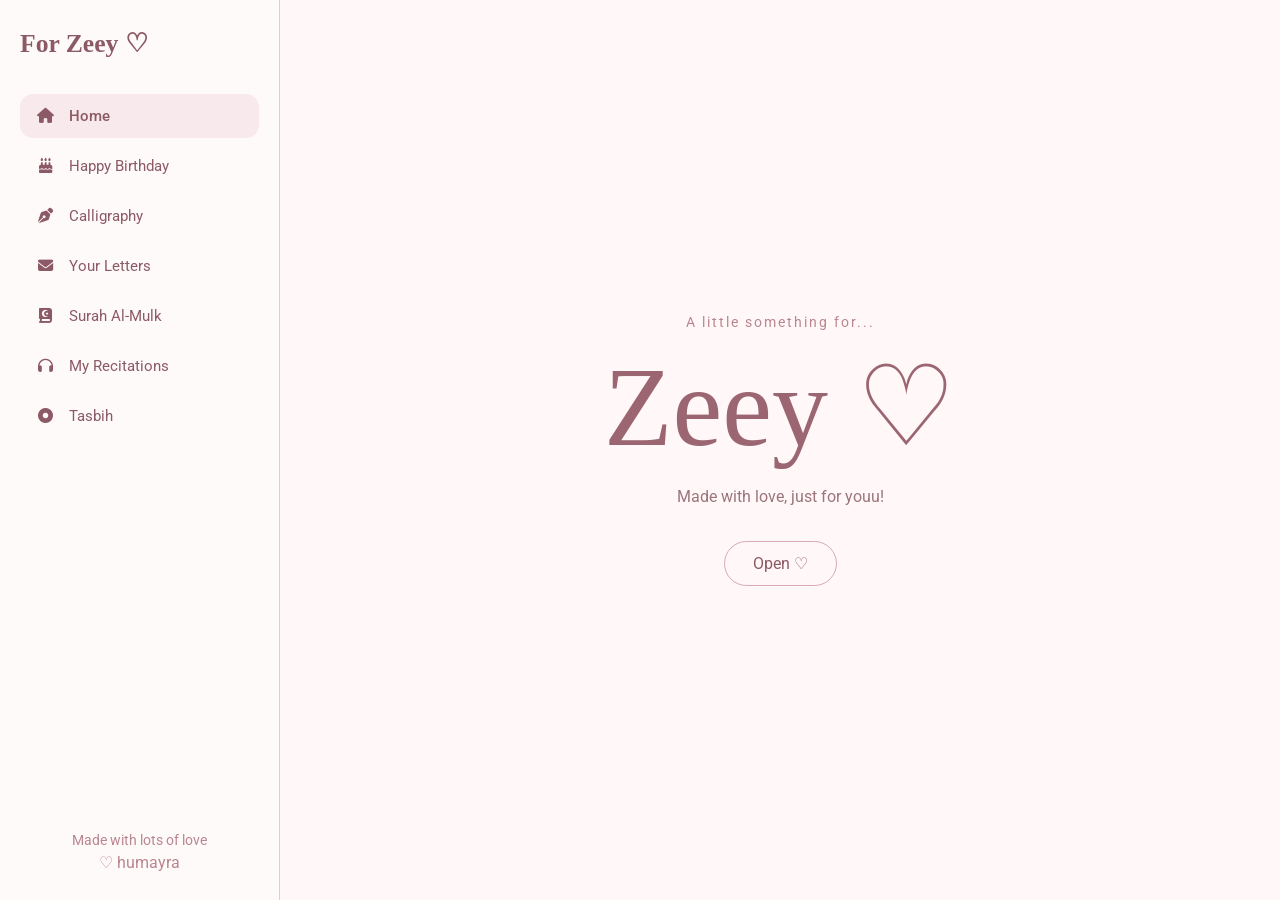
<file: index.html>
<!doctype html>
<html lang="en">
  <head>
    <meta charset="UTF-8" />
    <meta name="viewport" content="width=device-width, initial-scale=1.0" />
    <meta name="theme-color" content="#f4cbd3" />
    <link rel="manifest" href="manifest.json" />
    <meta name="apple-mobile-web-app-title" content="For Zeey" />
    <meta name="apple-mobile-web-app-capable" content="yes" />
    <meta name="apple-mobile-web-app-status-bar-style" content="default" />
    <title>For Zeey ♡</title>
    <link rel="apple-touch-icon" href="icons/icon-192.png" />
    <link rel="stylesheet" href="style.css" />
    <link
      rel="stylesheet"
      href="https://cdnjs.cloudflare.com/ajax/libs/font-awesome/6.7.2/css/all.min.css"
    />
  </head>
  <body>
    <!-- SIDEBAR -->
    <aside class="sidebar" id="sidebar">
      <div class="sidebar-header">
        <h2>For Zeey ♡</h2>

        <button class="sidebar-close" id="sidebarClose" aria-label="Close menu">
          <i class="fa-solid fa-xmark"></i>
        </button>
      </div>

      <nav class="sidebar-nav">
        <a href="index.html" class="sidebar-link">
          <i class="fa-solid fa-house"></i>
          <span>Home</span>
        </a>

        <a href="birthday.html" class="sidebar-link">
          <i class="fa-solid fa-cake-candles"></i>
          <span>Happy Birthday</span>
        </a>

        <a href="calligraphy.html" class="sidebar-link">
          <i class="fa-solid fa-pen-nib"></i>
          <span>Calligraphy</span>
        </a>

        <a href="card.html" class="sidebar-link">
          <i class="fa-solid fa-envelope"></i>
          <span>Your Letters</span>
        </a>

        <a href="mulk.html" class="sidebar-link">
          <i class="fa-solid fa-book-quran"></i>
          <span>Surah Al-Mulk</span>
        </a>

        <a href="recordings.html" class="sidebar-link">
          <i class="fa-solid fa-headphones"></i>
          <span>My Recitations</span>
        </a>

        <a href="tasbih.html" class="sidebar-link">
          <i class="fa-solid fa-circle-dot"></i>
          <span>Tasbih</span>
        </a>
      </nav>

      <div class="sidebar-footer">
        <p>Made with lots of love</p>
        <span>♡ humayra</span>
      </div>
    </aside>

    <!-- SIDEBAR OVERLAY -->
    <div class="sidebar-overlay" id="sidebarOverlay"></div>

    <!-- MENU BUTTON -->
    <button class="menu-button" id="menuButton" aria-label="Open menu">
      <i class="fa-solid fa-bars"></i>
    </button>

    <main class="intro">
      <p class="small-text">A little something for...</p>

      <h1>Zeey ♡</h1>

      <p class="intro-text">Made with love, just for youu!</p>

      <a href="birthday.html" class="button">Open ♡</a>
    </main>

    <script src="script.js"></script>
  </body>
</html>
</file>
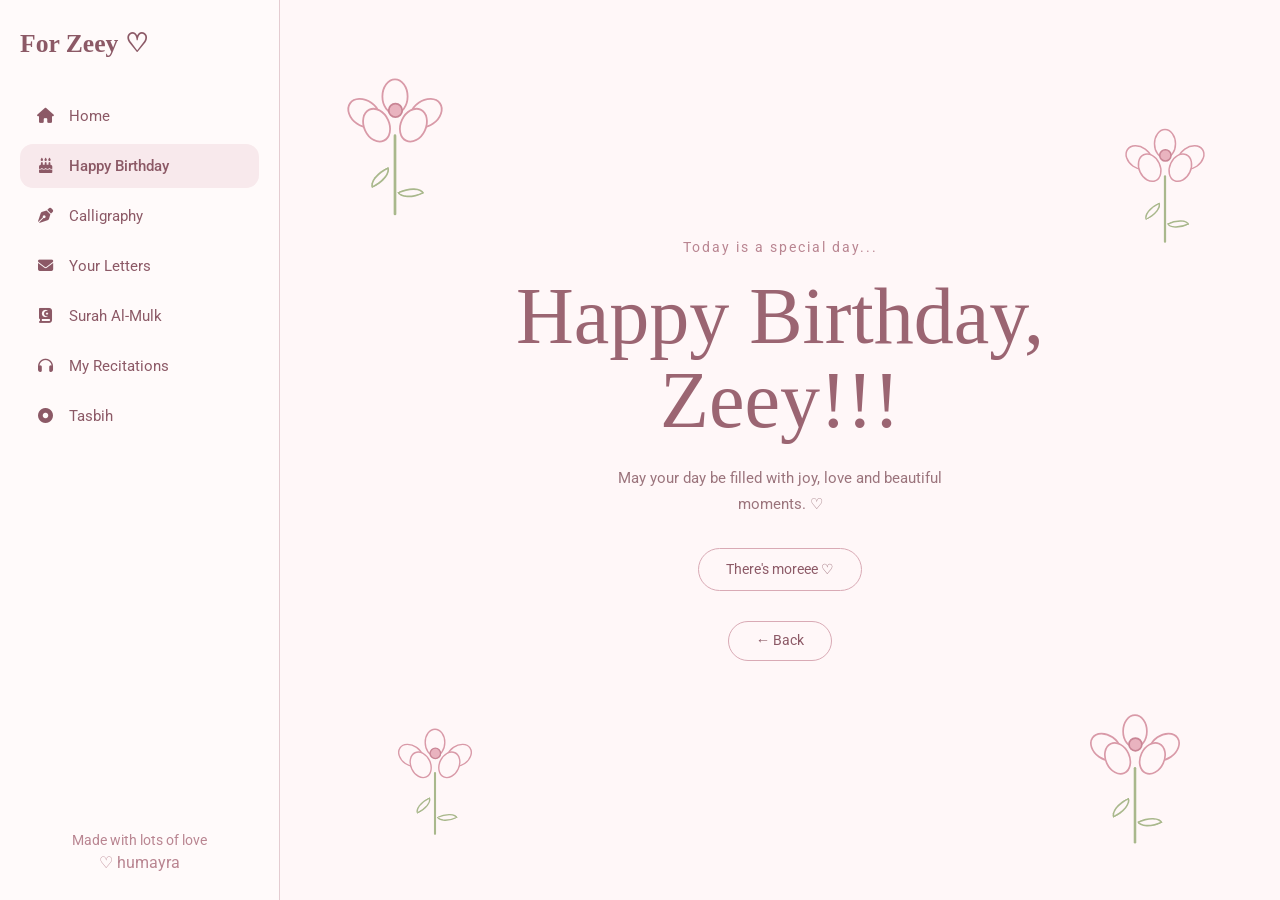
<file: birthday.html>
<!doctype html>
<html lang="en">
  <head>
    <meta charset="UTF-8" />
    <meta name="viewport" content="width=device-width, initial-scale=1.0" />
    <title>Happy Birthday, Zeey ♡</title>
    <link rel="stylesheet" href="style.css" />
    <link
      rel="stylesheet"
      href="https://cdnjs.cloudflare.com/ajax/libs/font-awesome/6.7.2/css/all.min.css"
    />
  </head>

  <body>
    <!-- SIDEBAR -->
    <aside class="sidebar" id="sidebar">
      <div class="sidebar-header">
        <h2>For Zeey ♡</h2>

        <button class="sidebar-close" id="sidebarClose" aria-label="Close menu">
          <i class="fa-solid fa-xmark"></i>
        </button>
      </div>

      <nav class="sidebar-nav">
        <a href="index.html" class="sidebar-link">
          <i class="fa-solid fa-house"></i>
          <span>Home</span>
        </a>

        <a href="birthday.html" class="sidebar-link">
          <i class="fa-solid fa-cake-candles"></i>
          <span>Happy Birthday</span>
        </a>

        <a href="calligraphy.html" class="sidebar-link">
          <i class="fa-solid fa-pen-nib"></i>
          <span>Calligraphy</span>
        </a>

        <a href="card.html" class="sidebar-link">
          <i class="fa-solid fa-envelope"></i>
          <span>Your Letters</span>
        </a>

        <a href="mulk.html" class="sidebar-link">
          <i class="fa-solid fa-book-quran"></i>
          <span>Surah Al-Mulk</span>
        </a>

        <a href="recordings.html" class="sidebar-link">
          <i class="fa-solid fa-headphones"></i>
          <span>My Recitations</span>
        </a>

        <a href="tasbih.html" class="sidebar-link">
          <i class="fa-solid fa-circle-dot"></i>
          <span>Tasbih</span>
        </a>
      </nav>

      <div class="sidebar-footer">
        <p>Made with lots of love</p>
        <span>♡ humayra</span>
      </div>
    </aside>

    <!-- SIDEBAR OVERLAY -->
    <div class="sidebar-overlay" id="sidebarOverlay"></div>

    <!-- MENU BUTTON -->
    <button class="menu-button" id="menuButton" aria-label="Open menu">
      <i class="fa-solid fa-bars"></i>
    </button>

    <main class="birthday-page">
      <!-- FLOWER 1 -->
      <div class="flower flower-1">
        <div class="flower-head">
          <span class="petal p1"></span>
          <span class="petal p2"></span>
          <span class="petal p3"></span>
          <span class="petal p4"></span>
          <span class="petal p5"></span>

          <span class="flower-center"></span>
        </div>

        <div class="stem"></div>

        <span class="leaf leaf-left"></span>
        <span class="leaf leaf-right"></span>
      </div>

      <!-- FLOWER 2 -->
      <div class="flower flower-2">
        <div class="flower-head">
          <span class="petal p1"></span>
          <span class="petal p2"></span>
          <span class="petal p3"></span>
          <span class="petal p4"></span>
          <span class="petal p5"></span>

          <span class="flower-center"></span>
        </div>

        <div class="stem"></div>

        <span class="leaf leaf-left"></span>
        <span class="leaf leaf-right"></span>
      </div>

      <!-- FLOWER 3 -->

      <div class="flower flower-3">
        <div class="flower-head">
          <span class="petal p1"></span>
          <span class="petal p2"></span>
          <span class="petal p3"></span>
          <span class="petal p4"></span>
          <span class="petal p5"></span>

          <span class="flower-center"></span>
        </div>

        <div class="stem"></div>

        <span class="leaf leaf-left"></span>
        <span class="leaf leaf-right"></span>
      </div>

      <!-- FLOWER 4 -->
      <div class="flower flower-4">
        <div class="flower-head">
          <span class="petal p1"></span>
          <span class="petal p2"></span>
          <span class="petal p3"></span>
          <span class="petal p4"></span>
          <span class="petal p5"></span>

          <span class="flower-center"></span>
        </div>

        <div class="stem"></div>

        <span class="leaf leaf-left"></span>
        <span class="leaf leaf-right"></span>
      </div>

      <!-- BIRTHDAY CONTENT -->
      <section class="birthday-content">
        <p class="birthday-small">Today is a special day...</p>

        <h1>
          Happy Birthday,<br />
          Zeey!!!
        </h1>

        <p class="birthday-text">
          May your day be filled with joy, love and beautiful moments. ♡
        </p>

        <div class="navigation-buttons">
          <a href="calligraphy.html" class="button">There's moreee ♡</a>

          <a href="index.html" class="button back-button">← Back</a>
        </div>
      </section>

      <!-- FLOATING HEARTS -->
      <div class="floating-heart heart-1">♡</div>
      <div class="floating-heart heart-2">♡</div>
      <div class="floating-heart heart-3">♡</div>
      <div class="floating-heart heart-4">♡</div>
      <div class="floating-heart heart-5">♡</div>
    </main>

    <script src="script.js"></script>
  </body>
</html>
</file>
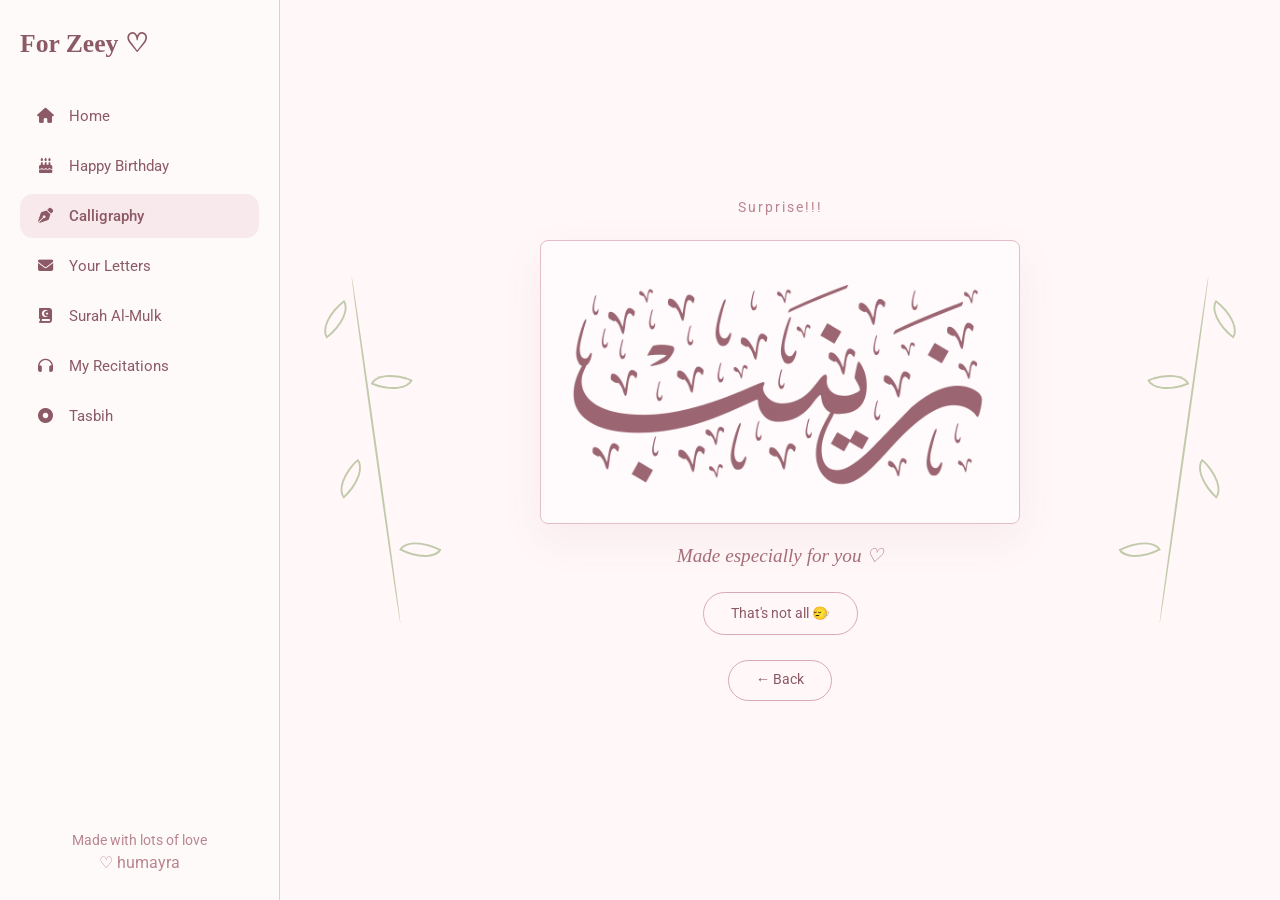
<file: calligraphy.html>
<!doctype html>
<html lang="en">
  <head>
    <meta charset="UTF-8" />
    <meta name="viewport" content="width=device-width, initial-scale=1.0" />
    <title>For Zeey ♡</title>
    <link rel="stylesheet" href="style.css" />
    <link
      rel="stylesheet"
      href="https://cdnjs.cloudflare.com/ajax/libs/font-awesome/6.7.2/css/all.min.css"
    />
  </head>
  <body>
    <!-- SIDEBAR -->
    <aside class="sidebar" id="sidebar">
      <div class="sidebar-header">
        <h2>For Zeey ♡</h2>

        <button class="sidebar-close" id="sidebarClose" aria-label="Close menu">
          <i class="fa-solid fa-xmark"></i>
        </button>
      </div>

      <nav class="sidebar-nav">
        <a href="index.html" class="sidebar-link">
          <i class="fa-solid fa-house"></i>
          <span>Home</span>
        </a>

        <a href="birthday.html" class="sidebar-link">
          <i class="fa-solid fa-cake-candles"></i>
          <span>Happy Birthday</span>
        </a>

        <a href="calligraphy.html" class="sidebar-link">
          <i class="fa-solid fa-pen-nib"></i>
          <span>Calligraphy</span>
        </a>

        <a href="card.html" class="sidebar-link">
          <i class="fa-solid fa-envelope"></i>
          <span>Your Letters</span>
        </a>

        <a href="mulk.html" class="sidebar-link">
          <i class="fa-solid fa-book-quran"></i>
          <span>Surah Al-Mulk</span>
        </a>

        <a href="recordings.html" class="sidebar-link">
          <i class="fa-solid fa-headphones"></i>
          <span>My Recitations</span>
        </a>

        <a href="tasbih.html" class="sidebar-link">
          <i class="fa-solid fa-circle-dot"></i>
          <span>Tasbih</span>
        </a>
      </nav>

      <div class="sidebar-footer">
        <p>Made with lots of love</p>
        <span>♡ humayra</span>
      </div>
    </aside>

    <!-- SIDEBAR OVERLAY -->
    <div class="sidebar-overlay" id="sidebarOverlay"></div>

    <!-- MENU BUTTON -->
    <button class="menu-button" id="menuButton" aria-label="Open menu">
      <i class="fa-solid fa-bars"></i>
    </button>

    <main class="calligraphy-page">
      <!-- Decorative leaves -->
      <div class="vine vine-left">
        <span class="leaf leaf-1"></span>
        <span class="leaf leaf-2"></span>
        <span class="leaf leaf-3"></span>
        <span class="leaf leaf-4"></span>
      </div>

      <div class="vine vine-right">
        <span class="leaf leaf-1"></span>
        <span class="leaf leaf-2"></span>
        <span class="leaf leaf-3"></span>
        <span class="leaf leaf-4"></span>
      </div>

      <!-- Floating hearts -->
      <div class="floating-heart heart-1">♡</div>
      <div class="floating-heart heart-2">♡</div>
      <div class="floating-heart heart-3">♡</div>
      <div class="floating-heart heart-4">♡</div>
      <div class="floating-heart heart-5">♡</div>

      <!-- Main content -->
      <section class="calligraphy-content">
        <p class="calligraphy-intro">Surprise!!!</p>

        <div class="calligraphy-frame">
          <img src="assets/zainab.png" alt="Arabic calligraphy made for Zeey" />
        </div>

        <p class="calligraphy-note">Made especially for you ♡</p>

        <div class="navigation-buttons">
          <a href="card.html" class="button">That's not all 🙂‍↔️</a>

          <a href="birthday.html" class="button back-button">← Back</a>
        </div>
      </section>
    </main>
  </body>

  <script src="script.js"></script>
</html>
</file>
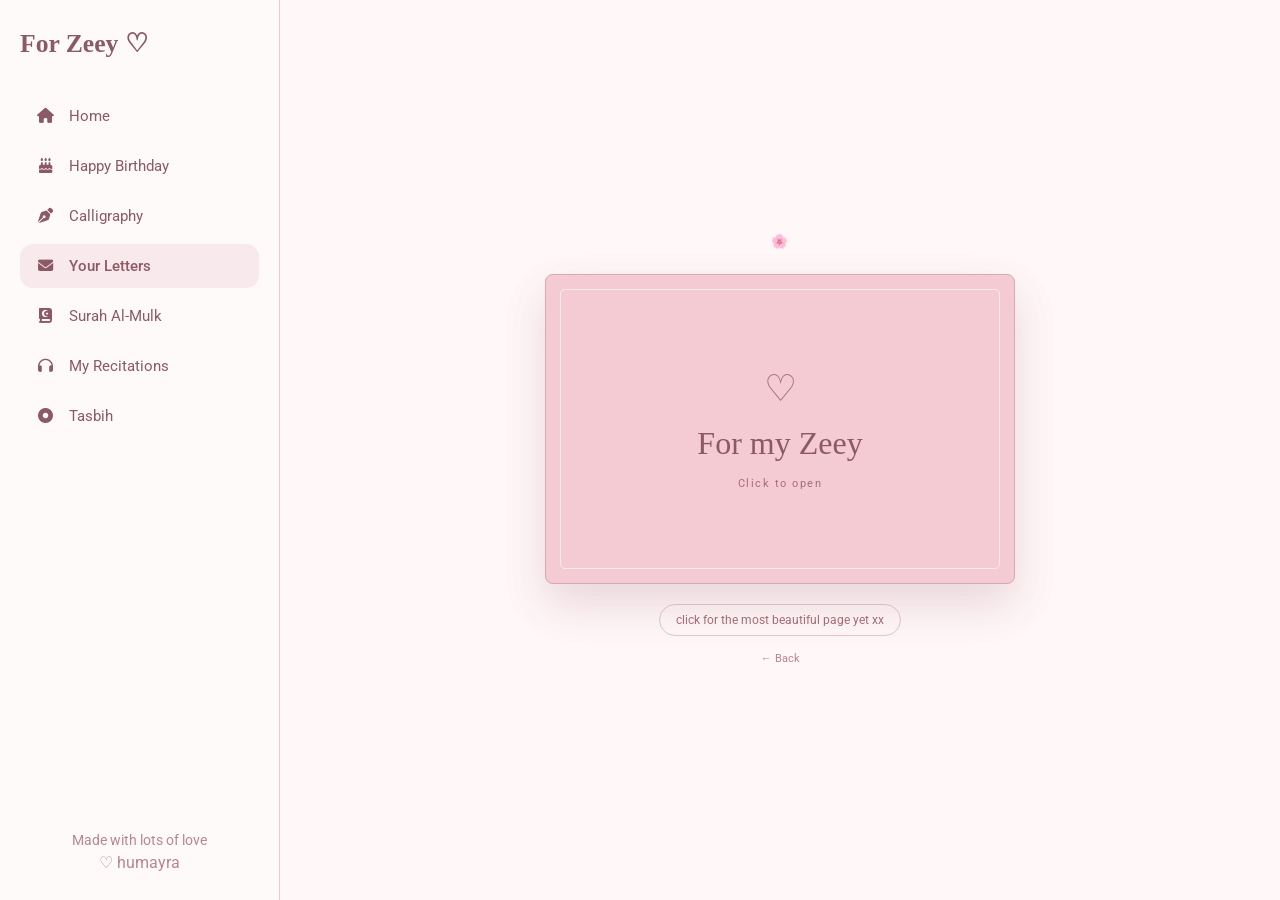
<file: card.html>
<!doctype html>
<html lang="en">
  <head>
    <meta charset="UTF-8" />
    <meta name="viewport" content="width=device-width, initial-scale=1.0" />
    <title>For Zeey ♡</title>
    <link rel="stylesheet" href="style.css" />
    <link
      rel="stylesheet"
      href="https://cdnjs.cloudflare.com/ajax/libs/font-awesome/6.7.2/css/all.min.css"
    />
  </head>

  <body>
    <!-- SIDEBAR -->
    <aside class="sidebar" id="sidebar">
      <div class="sidebar-header">
        <h2>For Zeey ♡</h2>

        <button class="sidebar-close" id="sidebarClose" aria-label="Close menu">
          <i class="fa-solid fa-xmark"></i>
        </button>
      </div>

      <nav class="sidebar-nav">
        <a href="index.html" class="sidebar-link">
          <i class="fa-solid fa-house"></i>
          <span>Home</span>
        </a>

        <a href="birthday.html" class="sidebar-link">
          <i class="fa-solid fa-cake-candles"></i>
          <span>Happy Birthday</span>
        </a>

        <a href="calligraphy.html" class="sidebar-link">
          <i class="fa-solid fa-pen-nib"></i>
          <span>Calligraphy</span>
        </a>

        <a href="card.html" class="sidebar-link">
          <i class="fa-solid fa-envelope"></i>
          <span>Your Letters</span>
        </a>

        <a href="mulk.html" class="sidebar-link">
          <i class="fa-solid fa-book-quran"></i>
          <span>Surah Al-Mulk</span>
        </a>

        <a href="recordings.html" class="sidebar-link">
          <i class="fa-solid fa-headphones"></i>
          <span>My Recitations</span>
        </a>

        <a href="tasbih.html" class="sidebar-link">
          <i class="fa-solid fa-circle-dot"></i>
          <span>Tasbih</span>
        </a>
      </nav>

      <div class="sidebar-footer">
        <p>Made with lots of love</p>
        <span>♡ humayra</span>
      </div>
    </aside>

    <!-- SIDEBAR OVERLAY -->
    <div class="sidebar-overlay" id="sidebarOverlay"></div>

    <!-- MENU BUTTON -->
    <button class="menu-button" id="menuButton" aria-label="Open menu">
      <i class="fa-solid fa-bars"></i>
    </button>

    <main class="card-page">
      <!-- Floating hearts -->

      <div class="floating-heart heart-1">♡</div>
      <div class="floating-heart heart-2">♡</div>
      <div class="floating-heart heart-3">♡</div>
      <div class="floating-heart heart-4">♡</div>
      <div class="floating-heart heart-5">♡</div>

      <!-- Birthday card -->

      <section class="card-container">
        <p class="card-intro">🌸</p>

        <div class="birthday-card" id="birthdayCard">
          <!-- Front of card -->
          <div class="card-front">
            <div class="card-decoration">♡</div>
            <p>For my Zeey</p>
            <span> Click to open </span>
          </div>

          <!-- Inside of card -->

          <div class="card-inside">
            <h1>Happy Birthday,<br />our zeey ♡</h1>
            <br />

            <!-- Marsss message -->
            <p>
              Happy birthday zeey!💗our darling girl, Allah ya qaro shekaru masu
              Al-barka! May Allah protect you, elevate you , honor you , and
              increase you in iman. I'm so glad Allah gave me sisters like you
              who I can get to be myself with! I can't wait to see what life has
              in store for us❤️! Alllah ya bar min ke! I love you so much
              🫂🤍🤍🤍
              <br />
              <br />
              ~ with all the love in the world marssss💋
            </p>

            <hr />
            <br />

            <!-- Nanss message -->
            <p>
              Happy birthday zee zee my in law, may Allah perfect all that
              concerns you💓 Nana loves you with everything in her!
              <br />
              <br />
              ~ Aisha's Nansss
            </p>

            <hr />
            <br />

            <!-- Jannah message -->
            <p>
              Dear Zaynab, Happy birthday🎉 Thank you for beign such a beautiful
              host to us in "Blush for the Akhira" Thou we just met, but your
              kindness, selflessness and care mean a lot me TBH🥹💕. I pray
              Allah grant you more Barkah blessings and happiness in everything
              you do. Allah ya baki miji na gari da yara masu Albarka zeey🫂, We
              really really appreciate all you efforts!!!
              <br />
              <br />
              ~ Forever yours, Jannah💘
            </p>

            <hr />
            <br />

            <!-- Rahmatullah message -->
            <p>
              Happy birthday, beautiful Zeey💕 <br />
              May Allah bless your new age with happiness, barakah and endless
              beautiful moments🎉❤️ Wish you all what life can offer for the
              best! Stay blessed I love youuuuuu😌🫂❤️🥹. اللهم بارك لها في
              عمرها <br />
              <br />
              ~ Rahmatullah 😌💕💕
            </p>

            <hr />
            <br />

            <!-- Hayfa message -->
            <p>
              Happy birthday Zeey. May your new age come with endless blessings,
              nur and barakah. May Allah increase you in sound health and iman
              and may he protect your from all sorts of harm.
              <br />
              <br />
              ~ Hayfa
            </p>

            <hr />
            <br />

            <!-- Zuby message -->
            <p>
              For my patch patch
              <br />
              To madhubala, I can't tell you how much I love and care for you (I
              know you don't like it when I say this) but I can't stop myself, I
              feel like I can never express my love. I don't wanna say a lot,
              because I don't want to cry. You hate hate my tears. And don't
              forget to always share everything with me, every single thing!!! I
              hate it when you keep secrets from me and you know it. I know I
              say this every single day and don't even call me over protective!.
              Okay, yes I am, but I can't help it patch patch, I just can't!
              <br />
              <br />
              19 years of you being my little baby (oh yes I know I'm just 1
              year and some months older than you) but you're still my baby,10
              years of you being my patch patch, 1 year of you being MY
              MADHUBALA. And every single day, I see you growing into the most
              amazing woman ever. I see you making friends, meeting new people,
              being patient with me when I'm anxious, loving me more than
              anything, and also being very supportive and respectful.
              <br />
              <br />
              And yes, this is me telling you that, you're not too much,you
              don't talk too much, you don't care too much, you're just being
              you and that's how Allah created you kinji. I wish I can be like
              you even a little bit.
              <br />
              <br />
              You're perfect just the way you're patch patch. Allah created you
              the way you're and there's no mistake in you because, Al-musawweer
              fashioned you the way he wants to and you're perfect. Mama loves
              you a lot and baba loves me moreeeee, Baffa loves you more and
              Abdul loves me moreeeee,mama and Sadiq loves us equally and nuriya
              cannotttt decide unfortunatelyyyyy: I love love youuu sooo much.
              May Allah increase you in knowledge,may he protect you,guide you
              nd increase you in iman Allahumma Amin.
              <br />
              <br />
              -my not so little sister <br />
              -my best friend <br />
              -my patch patch <br />
              -THE MADHUBALA. <br />
              Love love you soooo muchhhhhh🤍.
            </p>

            <hr />
            <br />

            <!-- Ummi message -->
            <p>
              My safe space, my day one, words can't express how grateful I am
              for you and how much I appreciate you You've always been there for
              me in every way Thank you for not giving up on our relationship no
              matter how distant I get sometimes I know I don't appreciate you
              much but just know you mean SO SO MUCH TO ME You'll forever be in
              my Dua princessss 💗
              <br />
              <br />
              أحبك كثيرا جدا يا زينب 💕
              <br />
              جزاك الله خيرا وحفظك وبارك لك وأسعدك في الدنيا والآخرة آمين
              <br />
              يا قلبي يا توأم روحي ونور عيني
              <br />
              <br />
              ~ Ummi
            </p>

            <hr />
            <br />

            <!-- Salma message -->
            <p>
              Alhamdulillahhh 🥹🩷🎀🌸some teen years ago, Allāh{swt}blessed
              this earth with the most precious soul everrr 🥹💗🫶🎀 and today,
              I'm just so incredibly grateful my Lilyyyy 🌷🩷🥹
              <br />
              <br />
              I pray that Allāh{swt}continues to bless you abundantly, guide you
              always, protect your heart and soul, support you through every
              chapter of your life, and keep you close to Him alwaysss. May He
              make you among the righteous and among the dwellers of Jannatul
              Firdaus.
              <br />
              <br />
              Honestly, I am sooo happy and forever grateful to have you in my
              life, BESTIEEE 🥹💗🎀🫶 You truly mean the world to me, and I pray
              that our friendship continues to be filled with love, peace,
              sincerity, and barakah 🤍🌸🩷 May Allāh{swt}preserve our
              friendship for His sake and reunite us in the highest level of
              Jannah, where there will be no sadness, no distance, and no
              goodbye.
              <br />
              <br />
              May the remaining years of your life be filled with endless
              happiness, sakīnah, love, barakah, and beautiful moments 🩷🎀🌸May
              Allāh{swt} strengthen your īmān, increase you in beneficial
              knowledge, and make you a beautiful soul both in this dunya and
              the Ākhirah🥹💗🎀 May our blush for the Ākhirah 🥹🎀🩷 help us
              remain mindful of Allāh{swt} and continue striving for Jannah
              together. May your business grow beyond your expectations and be
              filled with so much barakah, success, prosperity, and goodness
              🥹💗🌸🎀 And my Lilyyyy 🥹🩷🌷 please always remember that I'll be
              here for you, bi'iznillāh 🤍🫂🎀 Through the happy moments, the
              difficult ones, and everything in between 🥹💗 I love you soooo
              very much, my precious bestieee 🩷🩷🩷🎀🌸🫶
              <br />
              <br />
              I love you endlesslyyy, my Lily 🥹💗🎀🌸🫂🩷
              <br />
              <br />
              With so much love, du'ah and pink sparklessss 🩷🎀🌸💗🫶 Your best
              gurl foreverrrr 🥹💗🎀
              <br />
              <br />
              ~ Salmah nasawara💕
            </p>

            <hr />
            <br />

            <!-- Noorie message -->
            <p>
              Happy birthday may Allah bless, guard and guide you 🥳❤️❤️
              <br />
              <br />
              ~ Noorie
            </p>

            <hr />
            <br />

            <!-- Fatima khalil message -->
            <p>
              Happy birthday Zeey 💕💕💕
              <br />
              <br />
              May Allah always keep your heart close to Him, fill your life with
              barakah, and make you among those who meet Him with a heart He is
              pleased with. May He protect you, guide you, and bless you with a
              beautiful life here and an even more beautiful home in Jannah.
              <br />
              <br />
              I hope you always remember that you are deeply loved, genuinely
              appreciated, and so precious to me.
              <br />
              <br />
              I'm so grateful Allah gave me you. May we continue to grow in deen
              together and reunite in Jannatul Firdaus, Ameen. 🥹🫂🤍
              <br />
              <br />
              With so much love 💗
              <br />
              ~ From Fatima Khaleel 🤍
            </p>

            <hr />
            <br />

            <!-- nana seoud message -->
            <p>
              Assalamualaikum warahmatullah. First of all happy birthdayyy.
              <br />
              And tell me why this is soo funny that I'm writing you a birthday
              letter when I've never even met you or know you that well. But I
              love how beautiful it is that people can leave an impression on
              you through the little things you see and know about them.
              <br />
              <br />
              For me, I remember checking your account before I joined Blush for
              the akhirah recitation group and came across the way you spoke
              about your mum and the part she played in it all, and that was
              exactly what made me join it. Now here we aree, So I guess your
              mum deserves a credit for bringing us here too. And then the other
              day you sent your pictures. Okay… zeey you're actually very
              beautiful, allahumma bareek😭🤍.
              <br />
              <br />
              But beyond the little things I know or have seen about you, I
              genuinely just wish you well. And because you have created
              something that brings people together, I hope you remember to also
              leave some of that care for yourself. In between everything you're
              building, planning, doing, and showing up for, I hope you're
              taking care of yourself too. You deserve to experience the same
              goodness you put out into the world too.
              <br />
              <br />
              Anywayyy, I don't know you enough to write a whole lot, but I know
              enough to genuinely wish you good things. May Allah take care of
              the things you don't say out loud, protect your heart, make room
              for the things that are good for you, and surprise you in
              beautiful ways. May Allah keep blessing your life and put barakah
              in it
              <br />
              <br />
              Happy birthday, beautiful zeey zeey❤️
              <br />
              You're loved.
              <br />
              <br />
              ~ Nana seoud
            </p>

            <hr />
            <br />

            <!-- nana🤍 message -->
            <p>
              happy birthday zeey
              <br />
              i just met you but you're such a sweet, caring and loving person
              with a very kind heart. may Allah bless, guide and protect you
              always, may He make you amongst those He loves and make you
              amongst the righteous, and may He answer all your prayers and
              grant you all your heart desires
              <br />
              i pray Allah grants you a very long life filled with happiness,
              joy and good health🤍
              <br />
              <br />
              ~ Nana🤍
            </p>

            <hr />
            <br />

            <!-- Anina messgae-->
            <p>
              Dear Zeey, 🤍
              <br />
              Although we haven't really had many personal conversations, I'm
              grateful that I've had the opportunity to know you through our
              recitations and sessions. From the little I've seen of you, you
              seem like such a kind, dedicated and sincere person, especially in
              the way you take your deen seriously.
              <br />
              <br />
              I pray that Allah continues to strengthen you in your faith,
              increase you in knowledge and goodness, and make the Qur'an and
              your deen a source of peace and comfort for you always.
              <br />
              <br />
              May Allah bless you with a beautiful future, surround you with
              righteous people, grant you ease in all your affairs, and accept
              every little effort you make for His sake. May He guide you
              towards everything that is good for you and keep you firm upon
              what pleases Him.
              <br />
              <br />
              I may not know you deeply, but I genuinely pray that Allah
              continues to bless you and make you an even better version of
              yourself. May He grant you many more years filled with barakah,
              growth and closeness to Him and may he continue to strengthen our
              bond till jannah . Ameen. 💕💕
              <br />
              <br />
              With lots of duas,
              <br />
              ~ Anina 🤍
            </p>

            <hr />
            <br />

            <!-- maryam message -->
            <p>
              Zeeyyy 🥹🤍 Jazakillahu khayran for opening The Blush for the
              Akhirah. You're genuinely such a gorgeous soul, inside and out.
              🥹🌷 You probably don't even realise how beautiful what you
              started is. Through this group, Allah blessed me with meeting
              amazing sisters who strive for their deen and constantly remind
              each other of Him. May Allah make every good thing that comes from
              this group a sadaqah jariyah for you, bless you endlessly, and
              reunite us all in Jannatul Firdaus. Ameen. 🤲🏽🤍
              <br />
              <br />
              Forever grateful for you and the beautiful little community you
              created. 🫶🏽
              <br />
              <br />
              ~ Withlovemaryam
            </p>

            <hr />
            <br />

            <!-- susu message -->
            <p>
              Happy birthday to our beautiful Zeey! 🥹🤍✨
              <br />
              <br />
              Honestly, I don't even know where to start because there are some
              people whose presence in your life is simply a blessing, and you
              are one of those people, Zainab. 🥹❤️
              <br />
              <br />
              From creating our little space, #blushfortheakhira, where we use
              to gather on Fridays, Saturdays and Sundays to recite the noble
              Qur'an, to all the beautiful reminders, conversations, laughter,
              and moments we've shared, you have left such a beautiful impact on
              us. What started as an account became something that brought
              people together, and I'll always be grateful for that. 🤍
              <br />
              <br />
              May Allah bless you with a life full of barakah, peace, happiness
              and beautiful surprises. May He increase you in iman, knowledge
              and wisdom, protect your heart, answer the duas you keep hidden
              inside it, and grant you everything that is خير for you. May Allah
              make you among those who are close to Him, and may He make the
              Qur'an the light of your heart and your companion throughout your
              life. 🤲🏻🌷
              <br />
              <br />
              I pray this new year of your life brings you closer to everything
              you've been praying for. May Allah place الخير wherever you go,
              surround you with people who genuinely love and appreciate you,
              and protect you from anything that isn't meant for you.
              <br />
              <br />
              Thank you for being you, Zeey. Thank you for creating our little
              space, and for being a beautiful part of our memories. May Allah
              reward you for every good reminder you've shared, every heart
              you've touched, and every little good deed that came through you.
              🤍
              <br />
              <br />
              Happy birthday once again, Zainab. 🥹🎂💕 May this be the
              beginning of one of the most beautiful chapters of your life, in
              this dunya and, most importantly, in the Akhirah.
              <br />
              <br />
              I love youuu! 🥹🤍🌷
              <br />
              #Asmau🫶🏻
            </p>

            <hr />
            <br />

            <!-- Salma message -->
            <p>
              Hi zainab
              <br />
              <br />
              Today shine brighter than ever, Why….cuz a pretty soul like u was
              born on a like this, Happy birthday zee zee, wish u long life and
              prosperity, Wishing a birthday as beautiful as ur heart,as
              peaceful as ur voice,as precious as ur face, wishing u more many
              years ahead,
              <br />
              <br />
              I want u to know I love u, u are strong,brave, intelligent,
              beautiful, cute, adorable, and amazing
              <br />
              <br />
              May Allah azzawajal in his infinite mercy shower his blessings
              upon you, protect u from evil eyes, mouth and heart, may Allah
              grant all that u want, may Allah answer all ur silent prayers,
              <br />
              <br />
              Happy Birthday once again zee zee
              <br />
              <br />
              ~ salma
            </p>

            <hr />
            <br />

            <!--my asma'u message-->
            <p>
              Assalamu Alaikum wa Rahmatullahi wa Barakatuh. 🤍🌸
              <br />
              <br />
              Happy Birthday zeeeyyyy Although we've never met in person, I'm
              truly grateful that Allah crossed our paths 💗✨
              <br />
              <br />
              First of all the Qur'an space you created has been such a
              beautiful source of benefit, and I sincerely appreciate the
              effort, sincerity, and love you've poured into it. May Allah
              reward you abundantly for every letter of the Qur'an recited
              because of you.
              <br />
              <br />
              On this special day, I pray that Allah blesses your life with
              endless barakah, grants you excellent health, increases you in
              halal wealth, happiness, peace, and beneficial knowledge. May He
              accept every sincere du'a you make, guide you firmly upon the
              straight path, and make you among His righteous servants who are
              beloved to Him.
              <br />
              <br />
              May Allah also shower His mercy upon your parents, forgive all
              their sins, elevate their ranks, and reward them immensely for
              raising such a wonderful daughter🥹🌸
              <br />
              <br />
              I just want you to know that you're loved and appreciated, even
              from afar. May Allah continue to use you as a means of goodness
              for others and grant you success in this life and the next. Ameen.
              <br />
              <br />
              Have a beautiful and blessed birthday, my dearie
              <br />
              <br />
              مع حبي
              <br />
              ~ Asmaa🎀✨
            </p>

            <hr />
            <br />

            <!--shattu message-->
            <p>
              Dear Zeeyy💕
              <br />
              <br />
              I don't even know what to start with, but I was added in your
              group blush for the akhirah without knowing it will lead me to
              something so beautiful.
              <br />
              <br />
              Through your group I ended up joining another group(Nisaal Islam)
              where I met such lovely girlss and honestly I'm so happy for that
              connection🥹 And not only that I also get to see how genuinely
              nice and kind you are likeee you are sooo veryyyy niceee!!! You
              may not realized, it but your effort has reached more people than
              you know. Blush for the Akhirah is one of the best things that has
              happened to me this year.
              <br />
              <br />
              May Allah bless your efforts, May he keep us close to the Qur'an
              and reunite us one day in Jannah to recite it together.
              <br />
              <br />
              I LOVEEEE YOUUU SO MUCHH❤️❤️
              <br />
              JAZAKILLAHU KHAIRAN💕
              <br />
              <br />
              ~SHATTU
            </p>

            <hr />
            <br />

            <!-- hanny message -->
            <p>
              my Dearest Zay💌,
              <br />
              <br />
              You are special to my heart. Refreshing, rejuvenating, alive and
              hopeful, that's how you make me feel. Why? 'BLUSH FOR THE AKHIRA'.
              i might not have told you this before, but you inspire me. An
              18year old Hanyy wouldn't come close🥹. May Al-Fattah open the
              doors of knowledge that are beneficial to your Dunya and Akhira.
              You kind of remind me of good things in life. May Ar-Razzaq
              continue to bless you, your affairs and shower you with the best
              of everything. Aminnnnn
              <br />
              <br />
              May Al-Mu'min let your iman touch other people's heart. I love you
              fisabilillah Zay🤍
              <br />
              <br />
              ~ With love, hanyyyxx
            </p>

            <hr />
            <br />

            <!-- humayra message -->
            <p>
              to my sweetheart, زَيْن 🤍
              <br />
              <br />
              Happy Birthday!!! i'm so so grateful to Allah for bringing you
              into my life, you're such a lovely person with a beautiful soul🥹,
              Allah ya bar kin ke!!🥹 May Allah bless your new age, May he
              protect you always, and grant you every success in this world and
              the next. May he grant you your hearts desires! I love you
              forever!!🫂
              <br />
              <br />
              كل عام وأنتِ بخير يا قطعة من قلبي، ويا نعمة أحمد الله عليها كل يوم
              <br />
              <br />
              أسأل الله أن يحفظك لي، ويبارك في عمركِ، ويجعل عامكِ هذا أجمل من كل
              ما مضى، ويكتب لكِ فيه من الفرح ما يليق بقلبك أحبكِ، وأحب وجودكِ في
              حياتي أكثر مما تستطيع الكلمات أن تقول🤍
              <br />
              <br />
              Sana Helwa Ya Gameel🥹🤍
              <br />
              ~ with lots of love, humayra ♡
            </p>
          </div>
        </div>

        <a href="mulk.html" class="mulk-button">
          click for the most beautiful page yet xx
        </a>

        <!-- Back button -->
        <a href="calligraphy.html" class="card-back"> ← Back </a>
      </section>
    </main>

    <script src="script.js"></script>
  </body>
</html>
</file>
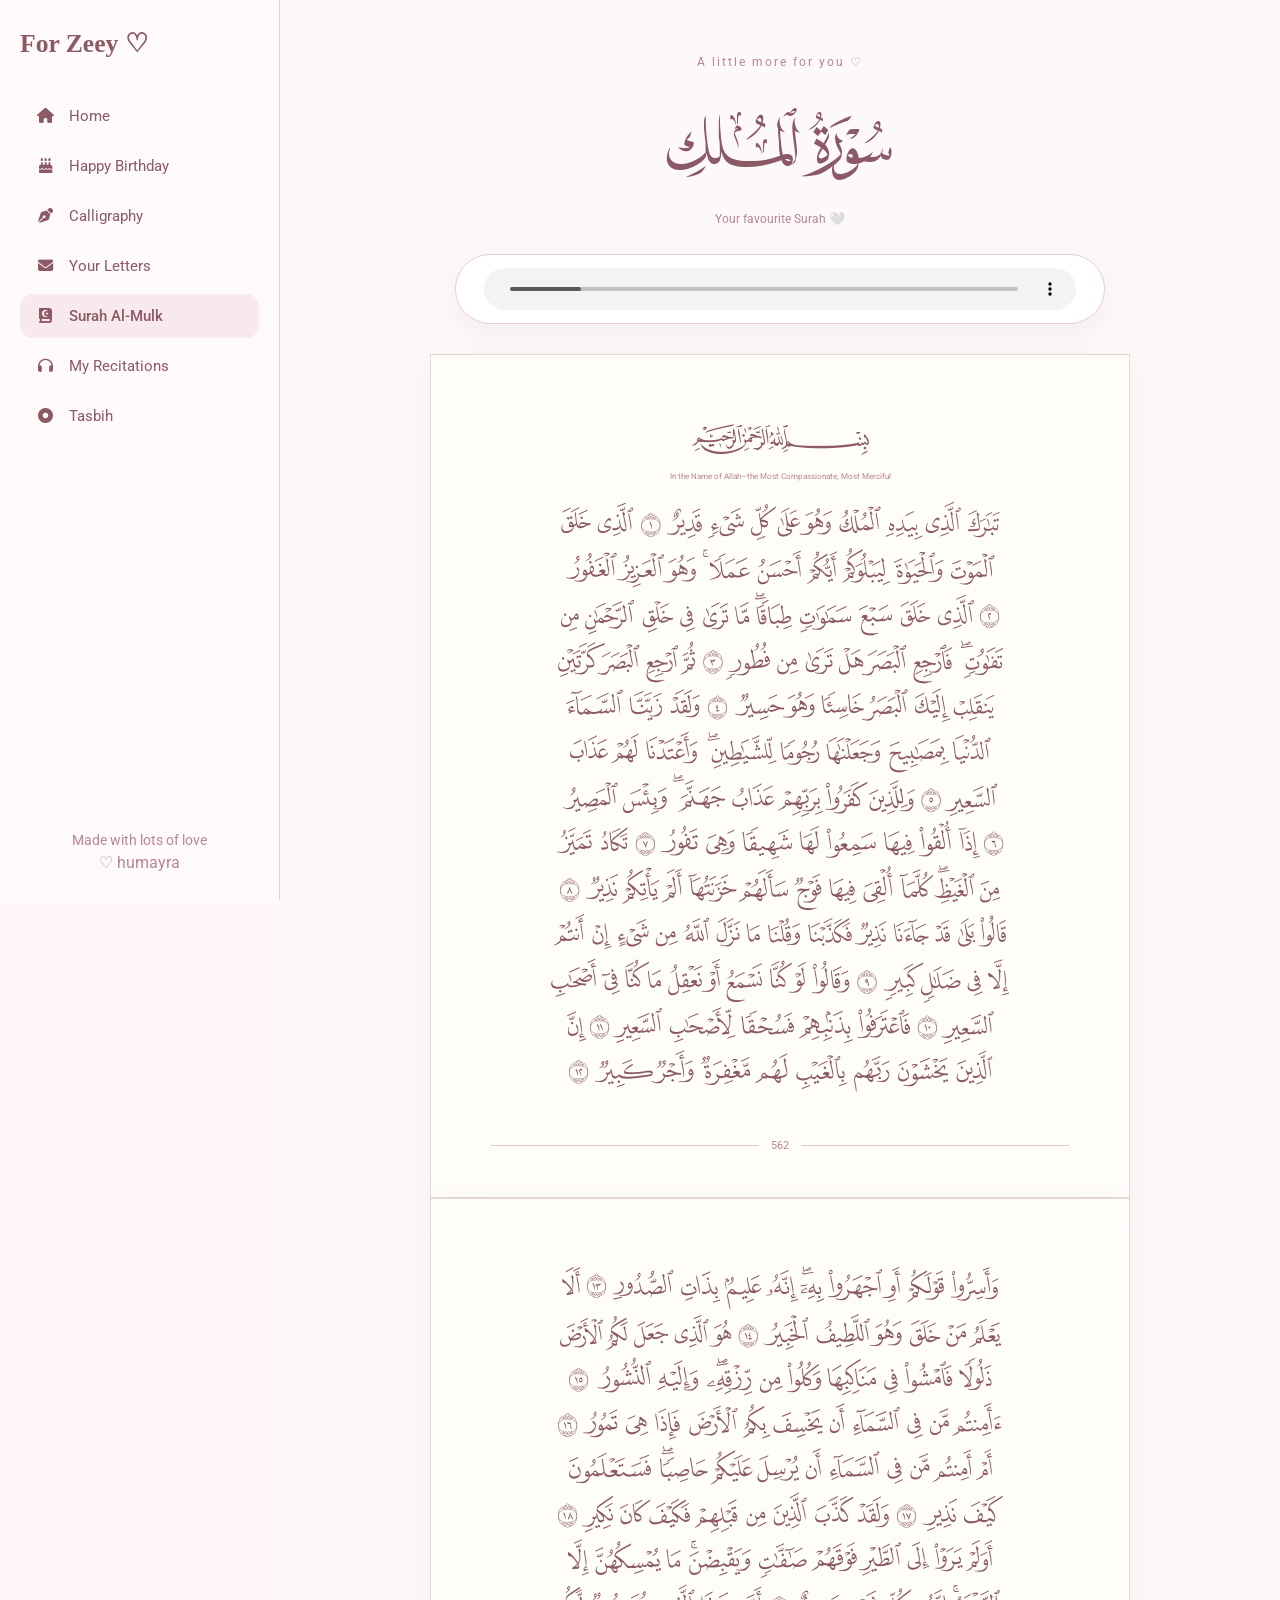
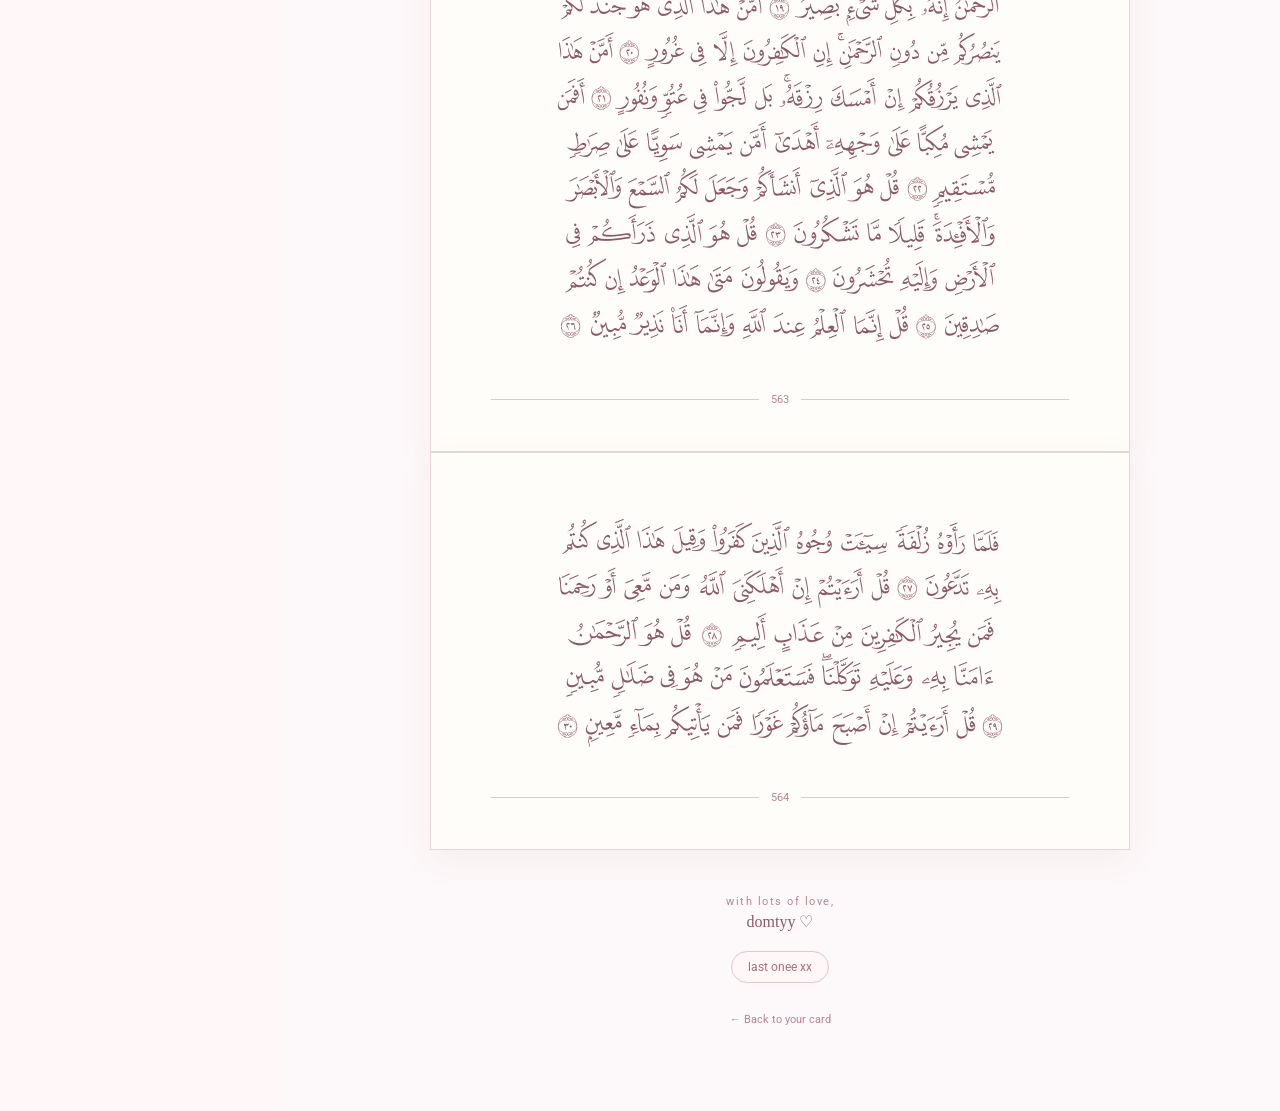
<file: mulk.html>
<!doctype html>
<html lang="en">
  <head>
    <meta charset="UTF-8" />
    <meta name="viewport" content="width=device-width, initial-scale=1.0" />
    <title>Zeey's Favourite | Surah Al-Mulk ♡</title>
    <link rel="stylesheet" href="style.css" />
    <link
      rel="stylesheet"
      href="https://cdnjs.cloudflare.com/ajax/libs/font-awesome/6.7.2/css/all.min.css"
    />
  </head>

  <body>
    <!-- SIDEBAR -->
    <aside class="sidebar" id="sidebar">
      <div class="sidebar-header">
        <h2>For Zeey ♡</h2>

        <button class="sidebar-close" id="sidebarClose" aria-label="Close menu">
          <i class="fa-solid fa-xmark"></i>
        </button>
      </div>

      <nav class="sidebar-nav">
        <a href="index.html" class="sidebar-link">
          <i class="fa-solid fa-house"></i>
          <span>Home</span>
        </a>

        <a href="birthday.html" class="sidebar-link">
          <i class="fa-solid fa-cake-candles"></i>
          <span>Happy Birthday</span>
        </a>

        <a href="calligraphy.html" class="sidebar-link">
          <i class="fa-solid fa-pen-nib"></i>
          <span>Calligraphy</span>
        </a>

        <a href="card.html" class="sidebar-link">
          <i class="fa-solid fa-envelope"></i>
          <span>Your Letters</span>
        </a>

        <a href="mulk.html" class="sidebar-link">
          <i class="fa-solid fa-book-quran"></i>
          <span>Surah Al-Mulk</span>
        </a>

        <a href="recordings.html" class="sidebar-link">
          <i class="fa-solid fa-headphones"></i>
          <span>My Recitations</span>
        </a>

        <a href="tasbih.html" class="sidebar-link">
          <i class="fa-solid fa-circle-dot"></i>
          <span>Tasbih</span>
        </a>
      </nav>

      <div class="sidebar-footer">
        <p>Made with lots of love</p>
        <span>♡ humayra</span>
      </div>
    </aside>

    <!-- SIDEBAR OVERLAY -->
    <div class="sidebar-overlay" id="sidebarOverlay"></div>

    <!-- MENU BUTTON -->
    <button class="menu-button" id="menuButton" aria-label="Open menu">
      <i class="fa-solid fa-bars"></i>
    </button>

    <main class="mulk-page">
      <!-- Header -->

      <section class="mulk-header">
        <p class="mulk-small-text">A little more for you ♡</p>

        <h1>سورة الملك</h1>

        <p class="mulk-subtitle">Your favourite Surah 🤍</p>
      </section>

      <!-- Audio Player -->
      <section class="mulk-player">
        <audio controls src="audio/mulk.mp3"></audio>
      </section>

      <!-- Mus'haf -->
      <section class="mushaf">
        <!-- PAGE 562 -->
        <div class="quran-page page-562">
          <div class="bismillah">6</div>

          <p class="bismillah-translation">
            In the Name of Allah—the Most Compassionate, Most Merciful
          </p>

          <div class="qcf-text">
            ﱁ ﱂ ﱃ ﱄ ﱅ ﱆ ﱇ ﱈ ﱉ ﱊ ﱋ ﱌ <br />
            ﱍ ﱎ ﱏ ﱐ ﱑ ﱒ ﱓ ﱔ ﱕ ﱖ <br />
            ﱗ ﱘ ﱙ ﱚ ﱛ ﱜﱝ ﱞ ﱟ ﱠ ﱡ ﱢ ﱣ <br />
            ﱤ ﱥ ﱦ ﱧ ﱨ ﱩ ﱪ ﱫ ﱬ ﱭ ﱮ ﱯ ﱰ <br />
            ﱱ ﱲ ﱳ ﱴ ﱵ ﱶ ﱷ ﱸ ﱹ ﱺ <br />
            ﱻ ﱼ ﱽ ﱾ ﱿ ﲀ ﲁ ﲂ ﲃ <br />
            ﲄ ﲅ ﲆ ﲇ ﲈ ﲉ ﲊ ﲋ ﲌ ﲍ <br />
            ﲎ ﲏ ﲐ ﲑ ﲒ ﲓ ﲔ ﲕ ﲖ ﲗ ﲘ ﲙ <br />
            ﲚ ﲛﲜ ﲝ ﲞ ﲟ ﲠ ﲡ ﲢ ﲣ ﲤ ﲥ ﲦ <br />
            ﲧ ﲨ ﲩ ﲪ ﲫ ﲬ ﲭ ﲮ ﲯ ﲰ ﲱ ﲲ ﲳ ﲴ <br />
            ﲵ ﲶ ﲷ ﲸ ﲹ ﲺ ﲻ ﲼ ﲽ ﲾ ﲿ ﳀ ﳁ ﳂ ﳃ <br />
            ﳄ ﳅ ﳆ ﳇ ﳈ ﳉ ﳊ ﳋ ﳌ <br />
            ﳍ ﳎ ﳏ ﳐ ﳑ ﳒ ﳓ ﳔ ﳕ
          </div>

          <div class="page-divider">
            <hr />

            <span>562</span>

            <hr />
          </div>
        </div>

        <!-- PAGE 563 -->
        <div class="quran-page page-563">
          <div class="qcf-text">
            ﱁ ﱂ ﱃ ﱄ ﱅﱆ ﱇ ﱈ ﱉ ﱊ ﱋ ﱌ <br />
            ﱍ ﱎ ﱏ ﱐ ﱑ ﱒ ﱓ ﱔ ﱕ ﱖ ﱗ ﱘ <br />
            ﱙ ﱚ ﱛ ﱜ ﱝ ﱞ ﱟﱠ ﱡ ﱢ ﱣ <br />
            ﱤ ﱥ ﱦ ﱧ ﱨ ﱩ ﱪ ﱫ ﱬ ﱭ ﱮ ﱯ <br />
            ﱰ ﱱ ﱲ ﱳ ﱴ ﱵ ﱶ ﱷ ﱸﱹ ﱺ <br />
            ﱻ ﱼ ﱽ ﱾ ﱿ ﲀ ﲁ ﲂ ﲃ ﲄ ﲅ ﲆ <br />
            ﲇ ﲈ ﲉ ﲊ ﲋ ﲌ ﲍﲎ ﲏ ﲐ ﲑ <br />
            ﲒﲓ ﲔ ﲕ ﲖ ﲗ ﲘ ﲙ ﲚ ﲛ ﲜ ﲝ ﲞ <br />
            ﲟ ﲠ ﲡ ﲢﲣ ﲤ ﲥ ﲦ ﲧ ﲨ ﲩ ﲪ ﲫ <br />
            ﲬ ﲭ ﲮ ﲯ ﲰﲱ ﲲ ﲳ ﲴ ﲵ ﲶ ﲷ ﲸ <br />
            ﲹ ﲺ ﲻ ﲼ ﲽ ﲾ ﲿ ﳀ ﳁ ﳂ <br />
            ﳃ ﳄ ﳅ ﳆ ﳇ ﳈ ﳉ ﳊ ﳋ ﳌ <br />
            ﳍﳎ ﳏ ﳐ ﳑ ﳒ ﳓ ﳔ ﳕ ﳖ ﳗ <br />
            ﳘ ﳙ ﳚ ﳛ ﳜ ﳝ ﳞ ﳟ ﳠ ﳡ <br />
            ﳢ ﳣ ﳤ ﳥ ﳦ ﳧ ﳨ ﳩ ﳪ ﳫ ﳬ ﳭ
          </div>

          <div class="page-divider">
            <hr />

            <span>563</span>

            <hr />
          </div>
        </div>

        <!-- PAGE 564 -->
        <div class="quran-page page-564">
          <div class="qcf-text">
            ﱁ ﱂ ﱃ ﱄ ﱅ ﱆ ﱇ ﱈ ﱉ ﱊ ﱋ <br />
            ﱌ ﱍ ﱎ ﱏ ﱐ ﱑ ﱒ ﱓ ﱔ ﱕ ﱖ ﱗ <br />
            ﱘ ﱙ ﱚ ﱛ ﱜ ﱝ ﱞ ﱟ ﱠ ﱡ <br />
            ﱢ ﱣ ﱤ ﱥﱦ ﱧ ﱨ ﱩ ﱪ ﱫ ﱬ <br />
            ﱭ ﱮ ﱯ ﱰ ﱱ ﱲ ﱳ ﱴ ﱵ ﱶ ﱷ ﱸ
          </div>

          <div class="page-divider">
            <hr />

            <span>564</span>

            <hr />
          </div>
        </div>
      </section>

      <footer class="mulk-footer">
        <p>with lots of love,</p>
        <span>domtyy ♡</span>
      </footer>

      <a href="recordings.html" class="mulk-button"> last onee xx </a>

      <!-- Back Button -->
      <a href="card.html" class="mulk-back"> ← Back to your card </a>
    </main>

    <script src="script.js"></script>
  </body>
</html>
</file>
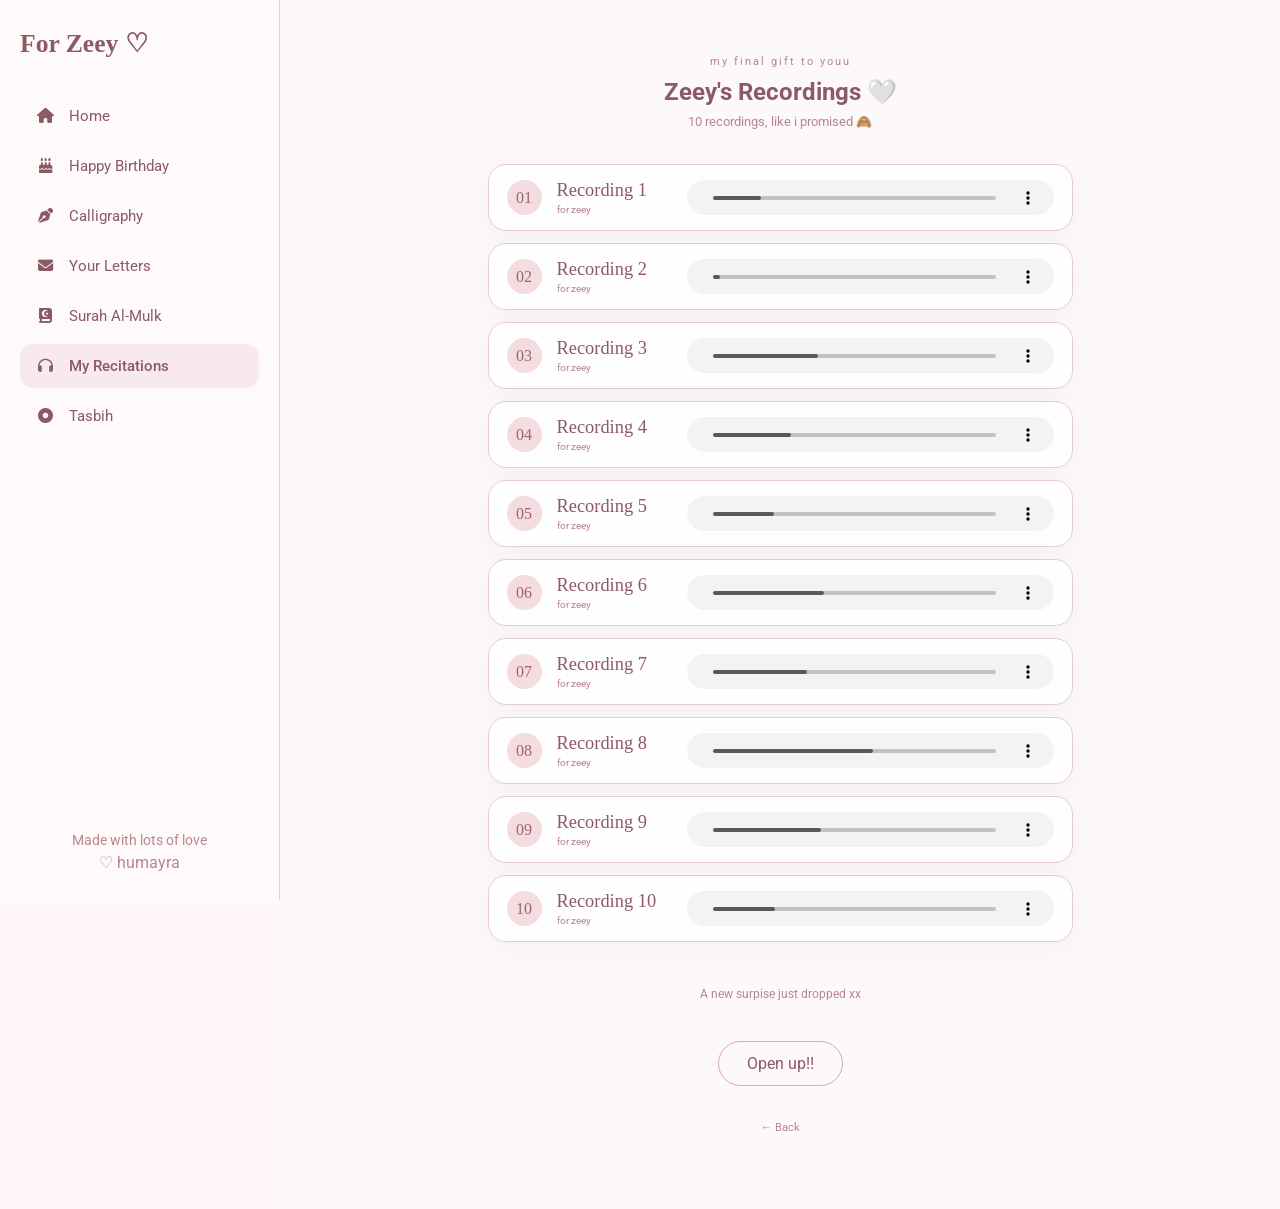
<file: recordings.html>
<!doctype html>
<html lang="en">
  <head>
    <meta charset="UTF-8" />
    <meta name="viewport" content="width=device-width, initial-scale=1.0" />
    <title>domty's promise</title>
    <link rel="stylesheet" href="style.css" />
    <link
      rel="stylesheet"
      href="https://cdnjs.cloudflare.com/ajax/libs/font-awesome/6.7.2/css/all.min.css"
    />
  </head>
  <body>
    <!-- SIDEBAR -->
    <aside class="sidebar" id="sidebar">
      <div class="sidebar-header">
        <h2>For Zeey ♡</h2>

        <button class="sidebar-close" id="sidebarClose" aria-label="Close menu">
          <i class="fa-solid fa-xmark"></i>
        </button>
      </div>

      <nav class="sidebar-nav">
        <a href="index.html" class="sidebar-link">
          <i class="fa-solid fa-house"></i>
          <span>Home</span>
        </a>

        <a href="birthday.html" class="sidebar-link">
          <i class="fa-solid fa-cake-candles"></i>
          <span>Happy Birthday</span>
        </a>

        <a href="calligraphy.html" class="sidebar-link">
          <i class="fa-solid fa-pen-nib"></i>
          <span>Calligraphy</span>
        </a>

        <a href="card.html" class="sidebar-link">
          <i class="fa-solid fa-envelope"></i>
          <span>Your Letters</span>
        </a>

        <a href="mulk.html" class="sidebar-link">
          <i class="fa-solid fa-book-quran"></i>
          <span>Surah Al-Mulk</span>
        </a>

        <a href="recordings.html" class="sidebar-link">
          <i class="fa-solid fa-headphones"></i>
          <span>My Recitations</span>
        </a>

        <a href="tasbih.html" class="sidebar-link">
          <i class="fa-solid fa-circle-dot"></i>
          <span>Tasbih</span>
        </a>
      </nav>

      <div class="sidebar-footer">
        <p>Made with lots of love</p>
        <span>♡ humayra</span>
      </div>
    </aside>

    <!-- SIDEBAR OVERLAY -->
    <div class="sidebar-overlay" id="sidebarOverlay"></div>

    <!-- MENU BUTTON -->
    <button class="menu-button" id="menuButton" aria-label="Open menu">
      <i class="fa-solid fa-bars"></i>
    </button>

    <main class="recordings-page">
      <header class="recordings-header">
        <p class="recordings-small-text">my final gift to youu</p>

        <h2>Zeey's Recordings 🤍</h2>

        <p class="recordings-subtitle">10 recordings, like i promised 🙈</p>
      </header>

      <!-- recitations -->
      <section class="recordings-list">
        <!--recording 1-->
        <div class="recording-card">
          <div class="recording-number">01</div>

          <div class="recording-info">
            <h2>Recording 1</h2>
            <p>for zeey</p>
          </div>

          <audio controls src="audio/067.mp3"></audio>
        </div>

        <!--recording 2-->
        <div class="recording-card">
          <div class="recording-number">02</div>

          <div class="recording-info">
            <h2>Recording 2</h2>
            <p>for zeey</p>
          </div>

          <audio controls src="audio/003.MP3"></audio>
        </div>

        <!--recording 3-->
        <div class="recording-card">
          <div class="recording-number">03</div>

          <div class="recording-info">
            <h2>Recording 3</h2>
            <p>for zeey</p>
          </div>

          <audio controls src="audio/005.MP3"></audio>
        </div>

        <!--recording 4-->
        <div class="recording-card">
          <div class="recording-number">04</div>

          <div class="recording-info">
            <h2>Recording 4</h2>
            <p>for zeey</p>
          </div>

          <audio controls src="audio/018.MP3"></audio>
        </div>

        <!--recording 5-->
        <div class="recording-card">
          <div class="recording-number">05</div>

          <div class="recording-info">
            <h2>Recording 5</h2>
            <p>for zeey</p>
          </div>

          <audio controls src="audio/019.MP3"></audio>
        </div>

        <!--recording 6-->
        <div class="recording-card">
          <div class="recording-number">06</div>

          <div class="recording-info">
            <h2>Recording 6</h2>
            <p>for zeey</p>
          </div>

          <audio controls src="audio/025.mp3"></audio>
        </div>

        <!--recording 7-->
        <div class="recording-card">
          <div class="recording-number">07</div>

          <div class="recording-info">
            <h2>Recording 7</h2>
            <p>for zeey</p>
          </div>

          <audio controls src="audio/028.MP3"></audio>
        </div>

        <!--recording 8-->
        <div class="recording-card">
          <div class="recording-number">08</div>

          <div class="recording-info">
            <h2>Recording 8</h2>
            <p>for zeey</p>
          </div>

          <audio controls src="audio/baqarah.MP3"></audio>
        </div>

        <!--recording 9-->
        <div class="recording-card">
          <div class="recording-number">09</div>

          <div class="recording-info">
            <h2>Recording 9</h2>
            <p>for zeey</p>
          </div>

          <audio controls src="audio/023.MP3"></audio>
        </div>

        <!--recording 10-->
        <div class="recording-card">
          <div class="recording-number">10</div>

          <div class="recording-info">
            <h2>Recording 10</h2>
            <p>for zeey</p>
          </div>

          <audio controls src="audio/muminun.MP3"></audio>
        </div>
      </section>

      <!--link to tasbih page-->
      <div class="tasbih-surprise">
        <p>A new surpise just dropped xx</p>

        <a href="tasbih.html" class="button">Open up!!</a>
      </div>

      <!-- button -->
      <a href="mulk.html" class="recordings-back">← Back</a>
    </main>

    <script src="script.js">
      // Stops multiple audios from playing at once
      const recordings = document.querySelectorAll(".recording-card audio");

      recordings.forEach((audio) => {
        audio.addEventListener("play", () => {
          recordings.forEach((otherAudio) => {
            if (otherAudio !== audio) {
              otherAudio.pause();
            }
          });
        });
      });
    </script>
  </body>
</html>
</file>
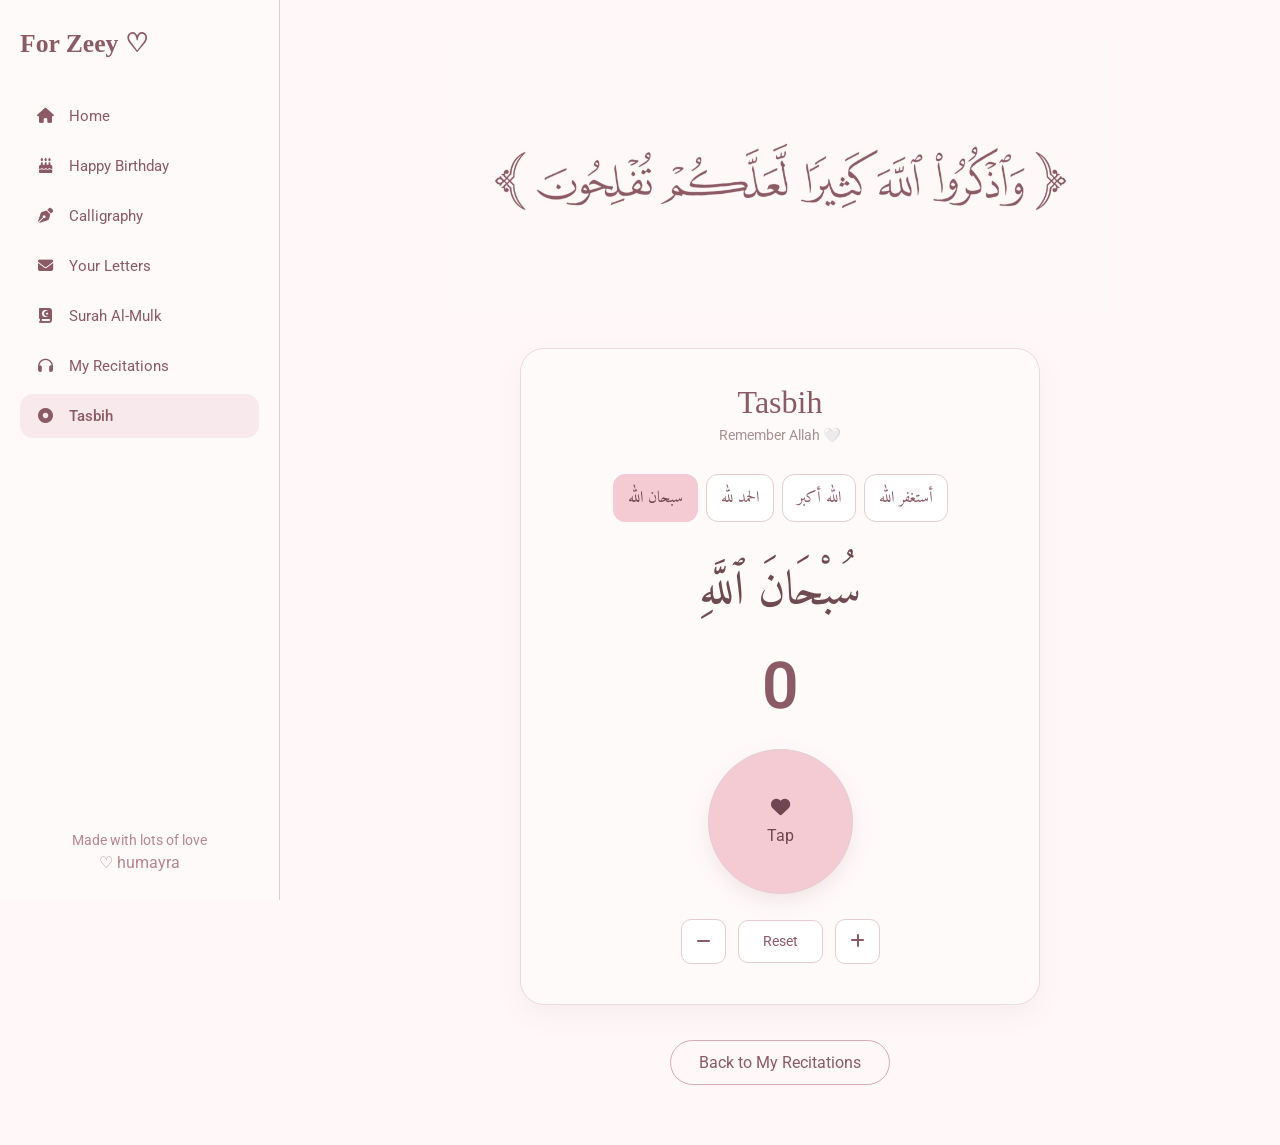
<file: tasbih.html>
<!doctype html>
<html lang="en">
  <head>
    <meta charset="UTF-8" />
    <meta name="viewport" content="width=device-width, initial-scale=1.0" />

    <meta name="theme-color" content="#f4cbd3" />

    <link rel="manifest" href="manifest.json" />

    <title>Tasbih ♡</title>

    <link rel="stylesheet" href="style.css" />

    <link
      rel="stylesheet"
      href="https://cdnjs.cloudflare.com/ajax/libs/font-awesome/6.7.2/css/all.min.css"
    />

    <link
      href="https://fonts.googleapis.com/css2?family=Amiri&display=swap"
      rel="stylesheet"
    />
  </head>

  <body>
    <!-- SIDEBAR -->
    <aside class="sidebar" id="sidebar">
      <div class="sidebar-header">
        <h2>For Zeey ♡</h2>

        <button class="sidebar-close" id="sidebarClose" aria-label="Close menu">
          <i class="fa-solid fa-xmark"></i>
        </button>
      </div>

      <nav class="sidebar-nav">
        <a href="index.html" class="sidebar-link">
          <i class="fa-solid fa-house"></i>
          <span>Home</span>
        </a>

        <a href="birthday.html" class="sidebar-link">
          <i class="fa-solid fa-cake-candles"></i>
          <span>Happy Birthday</span>
        </a>

        <a href="calligraphy.html" class="sidebar-link">
          <i class="fa-solid fa-pen-nib"></i>
          <span>Calligraphy</span>
        </a>

        <a href="card.html" class="sidebar-link">
          <i class="fa-solid fa-envelope"></i>
          <span>Your Letters</span>
        </a>

        <a href="mulk.html" class="sidebar-link">
          <i class="fa-solid fa-book-quran"></i>
          <span>Surah Al-Mulk</span>
        </a>

        <a href="recordings.html" class="sidebar-link">
          <i class="fa-solid fa-headphones"></i>
          <span>My Recitations</span>
        </a>

        <a href="tasbih.html" class="sidebar-link">
          <i class="fa-solid fa-circle-dot"></i>
          <span>Tasbih</span>
        </a>
      </nav>

      <div class="sidebar-footer">
        <p>Made with lots of love</p>
        <span>♡ humayra</span>
      </div>
    </aside>

    <!-- SIDEBAR OVERLAY -->
    <div class="sidebar-overlay" id="sidebarOverlay"></div>

    <!-- MENU BUTTON -->
    <button class="menu-button" id="menuButton" aria-label="Open menu">
      <i class="fa-solid fa-bars"></i>
    </button>

    <!-- Main content -->
    <main class="main-content tasbih-page">
      <header class="tasbih-header">
        <img
          src="assets/tasbih.jpg"
          alt="وَٱذْكُرُوا۟ ٱللَّهَ كَثِيرًۭا لَّعَلَّكُمْ تُفْلِحُونَ"
          class="tasbih-ayah-image"
        />
      </header>

      <section class="tasbih-container">
        <h1>Tasbih</h1>

        <p class="tasbih-subtitle">Remember Allah 🤍</p>

        <div class="dhikr-selector">
          <button class="dhikr-option active" data-dhikr="0">سبحان الله</button>

          <button class="dhikr-option" data-dhikr="1">الحمد لله</button>

          <button class="dhikr-option" data-dhikr="2">الله أكبر</button>

          <button class="dhikr-option" data-dhikr="3">أستغفر الله</button>
        </div>

        <div class="dhikr-display">
          <p class="tasbih-arabic" id="dhikrText">سُبْحَانَ ٱللَّهِ</p>
        </div>

        <div class="counter" id="counter">0</div>

        <button class="tasbih-button" id="tasbihButton">
          <i class="fa-solid fa-heart"></i>
          Tap
        </button>

        <div class="tasbih-controls">
          <button class="counter-control" id="minusButton">
            <i class="fa-solid fa-minus"></i>
          </button>

          <button class="reset-button" id="resetButton">Reset</button>

          <button class="counter-control" id="plusButton">
            <i class="fa-solid fa-plus"></i>
          </button>
        </div>
      </section>

      <a href="recordings.html" class="button">
  Back to My Recitations
</a>
    </main>

    <script src="script.js"></script>
    <script src="tasbih.js"></script>
  </body>
</html>
</file>
<file: style.css>
@import url("https://fonts.googleapis.com/css2?family=Roboto:ital,wght@0,100..900;1,100..900&display=swap");

@import url("https://fonts.googleapis.com/css2?family=Amiri&display=swap");

* {
  margin: 0;
  padding: 0;
  box-sizing: border-box;
  font-family: "Roboto", sans-serif;
}

/* QCF QUR'AN FONTS */
@font-face {
  font-family: "QCF2562";
  src: url("fonts/QCF2562.ttf") format("truetype");
}

@font-face {
  font-family: "QCF2563";
  src: url("fonts/QCF2563.ttf") format("truetype");
}

@font-face {
  font-family: "QCF2564";
  src: url("fonts/QCF2564.ttf") format("truetype");
}

@font-face {
  font-family: "ArabicHeader";
  src: url("fonts/surah-name.ttf") format("truetype");
}

@font-face {
  font-family: "Bismillah";
  src: url("fonts/Elgharib-Al-Basmala.ttf") format("truetype");
}

body {
  min-height: 100vh;
  background: #fff7f8;
  color: #6f4a52;
  font-family: "DM Sans", sans-serif;
}

/* SIDEBAR */
.sidebar {
  position: fixed;
  top: 0;
  left: 0;
  width: 280px;
  height: 100vh;
  box-sizing: border-box;
  padding: 28px 20px;
  background: #fffafa;
  border-right: 1px solid #e4ccd1;
  display: flex;
  flex-direction: column;
  /* DESKTOP: ALWAYS VISIBLE */
  transform: translateX(0);
  transition: transform 0.3s ease;
  z-index: 1000;
}

.sidebar-header {
  display: flex;
  align-items: center;
  justify-content: space-between;
  margin-bottom: 35px;
}

.sidebar-header h2 {
  margin: 0;
  font-family: "Cormorant Garamond", serif;
  font-size: 1.6rem;
  color: #8c5966;
}

.sidebar-close {
  width: 38px;
  height: 38px;
  border: none;
  border-radius: 50%;
  background: transparent;
  color: #8c5966;
  display: flex;
  align-items: center;
  justify-content: center;
  cursor: pointer;
}

.sidebar-close:hover {
  background: #f8e9ec;
  transform: rotate(90deg);
}

.sidebar-nav {
  display: flex;
  flex-direction: column;
  gap: 6px;
}

.sidebar-link {
  display: flex;
  align-items: center;
  gap: 13px;
  padding: 13px 14px;
  border-radius: 13px;
  text-decoration: none;
  color: #8c5966;
  font-size: 0.95rem;
  transition:
    background 0.2s ease,
    transform 0.2s ease;
}

.sidebar-link i {
  width: 22px;
  text-align: center;
  font-size: 0.95rem;
}

.sidebar-link:hover {
  background: #f8e9ec;
  transform: translateX(3px);
}

.sidebar-link.active {
  background: #f8e9ec;
  font-weight: 500;
}

.sidebar-footer {
  margin-top: auto;
  padding-top: 25px;
  text-align: center;
  color: #b98591;
  font-family: "Cormorant Garamond", serif;
}

.sidebar-footer p {
  margin: 0 0 4px;
  font-size: 0.9rem;
}

.sidebar-footer span {
  font-size: 1rem;
}

/* DESKTOP LAYOUT */
@media (min-width: 601px) {
  /* Make room for the sidebar */
  body {
    padding-left: 280px;
  }

  /* No hamburger on desktop */
  .menu-button {
    display: none;
  }

  /* No overlay on desktop */
  .sidebar-overlay {
    display: none;
  }

  /* No close button on desktop */
  .sidebar-close {
    display: none;
  }
}

/* MOBILE SIDEBAR */
@media (max-width: 600px) {
  .sidebar {
    width: 270px;
    padding: 25px 18px;
    /* MOBILE: hidden until opened */
    transform: translateX(-100%);
  }

  .sidebar.open {
    transform: translateX(0);
  }

  .sidebar-close {
    display: flex;
  }

  .menu-button {
    display: flex;
    position: fixed;
    top: 15px;
    left: 15px;
    width: 42px;
    height: 42px;
    border: 1px solid #e4ccd1;
    border-radius: 12px;
    background: rgba(255, 250, 251, 0.95);
    color: #8c5966;
    font-size: 1.1rem;
    align-items: center;
    justify-content: center;
    cursor: pointer;
    z-index: 900;
    box-shadow: 0 5px 18px rgba(140, 89, 102, 0.08);
  }

  .sidebar-overlay {
    position: fixed;
    inset: 0;
    background: rgba(80, 40, 50, 0.15);
    opacity: 0;
    visibility: hidden;
    transition:
      opacity 0.3s ease,
      visibility 0.3s ease;

    z-index: 999;
  }

  .sidebar-overlay.open {
    opacity: 1;
    visibility: visible;
  }
}

.intro {
  min-height: 100vh;
  display: flex;
  flex-direction: column;
  align-items: center;
  justify-content: center;
  text-align: center;
  padding: 30px;
}

.small-text {
  font-size: 0.9rem;
  letter-spacing: 2px;
  color: #b98591;
  margin-bottom: 10px;
}

h1 {
  font-family: "Cormorant Garamond", serif;
  font-size: clamp(4rem, 12vw, 7rem);
  font-weight: 500;
  color: #9b6572;
  margin-bottom: 10px;
}

.intro-text {
  margin-top: 5px;
  font-size: 1rem;
  color: #9b747c;
}

.button {
  display: inline-block;
  margin-top: 35px;
  padding: 12px 28px;
  border: 1px solid #d9aab5;
  border-radius: 50px;
  color: #8c5966;
  text-decoration: none;
  transition: all 0.3s ease;
}

.button:hover {
  background: #e9c1ca;
  color: white;
}

/* NAVIGATION BUTTONS */
.navigation-buttons {
  display: flex;
  flex-direction: column;
  align-items: center;
  margin: 0;
  padding: 0;
  gap: 0;
}

/* Main button */
.navigation-buttons .button {
  margin: 0;
  padding: 10px 24px;
}

/* Back button */
.navigation-buttons .back-button {
  display: inline-block;
  margin: 0;
  padding: 2px 8px;
  color: #b98591;
  font-size: 0.65rem;
  line-height: 1;
  text-decoration: none;
  border: none;
  border-radius: 30px;
  transition: all 0.3s ease;
}

.navigation-buttons .back-button:hover {
  color: #8c5966;
  background: #f7e8eb;
}

/* Mobile */
@media (max-width: 600px) {
  .navigation-buttons {
    margin: 0;
    padding: 0;
    gap: 0;
  }

  .navigation-buttons .button {
    margin: 0;
  }

  .navigation-buttons .back-button {
    margin: 0;
    padding: 2px 8px;
    font-size: 0.65rem;
  }
}

/* BIRTHDAY PAGE */
.birthday-page {
  min-height: 100vh;
  width: 100%;
  position: relative;
  overflow: hidden;
  display: flex;
  align-items: center;
  justify-content: center;
  background: #fff7f8;
}

/* BIRTHDAY CONTENT */
.birthday-content {
  position: relative;
  z-index: 10;
  width: min(90%, 650px);
  text-align: center;
  animation: fadeUp 1.2s ease forwards;
}

.birthday-small {
  margin-bottom: 18px;
  font-size: 0.9rem;
  letter-spacing: 2px;
  color: #b98591;
}

.birthday-content h1 {
  margin: 0;
  font-family: "Cormorant Garamond", serif;
  font-size: clamp(3rem, 7vw, 5rem);
  line-height: 1.05;
  font-weight: 500;
  color: #9b6572;
}

.birthday-text {
  max-width: 360px;
  margin: 24px auto 0;
  font-size: 0.95rem;
  line-height: 1.7;
  color: #9b747c;
}

/* BUTTON */
.birthday-content .button {
  display: inline-block;
  margin-top: 30px;
  padding: 12px 27px;
  border: 1px solid #d9aab5;
  border-radius: 50px;
  color: #8c5966;
  text-decoration: none;
  font-size: 0.9rem;
  transition:
    background 0.3s ease,
    color 0.3s ease,
    transform 0.3s ease;
}

.birthday-content .button:hover {
  background: #e9c1ca;
  color: white;
  transform: translateY(-2px);
}

/* FLOWERS */
.flower {
  position: absolute;
  width: 90px;
  height: 155px;
  z-index: 3;
  transform-origin: bottom center;
  animation: flowerSway 4s ease-in-out infinite;
}

/* FLOWER POSITIONS */
.flower-1 {
  top: 7%;
  left: 7%;
  transform: scale(0.9);
  animation-delay: 0s;
}

.flower-2 {
  top: 10%;
  right: 7%;
  transform: scale(0.75);
  animation-delay: 1s;
}

.flower-3 {
  bottom: 7%;
  left: 11%;
  transform: scale(0.7);
  animation-delay: 2s;
}

.flower-4 {
  bottom: 6%;
  right: 10%;
  transform: scale(0.85);
  animation-delay: 0.7s;
}

/* FLOWER HEAD */
.flower-head {
  position: absolute;
  top: 0;
  left: 50%;
  width: 70px;
  height: 70px;
  transform: translateX(-50%);
}

/* PETALS */
.petal {
  position: absolute;
  width: 30px;
  height: 40px;
  border: 2px solid #d99aa8;
  border-radius: 50%;
  background: #fff7f8;
  transform-origin: bottom center;
}

/* Top petal */
.p1 {
  top: 0;
  left: 20px;
}

/* Left petal */
.p2 {
  top: 10px;
  left: 2px;
  transform: rotate(-55deg);
}

/* Right petal */
.p3 {
  top: 10px;
  right: 2px;
  transform: rotate(55deg);
}

/* Bottom-left petal */
.p4 {
  bottom: 0;
  left: 8px;
  transform: rotate(-25deg);
}

/* Bottom-right petal */
.p5 {
  bottom: 0;
  right: 8px;
  transform: rotate(25deg);
}

/* FLOWER CENTER */
.flower-center {
  position: absolute;
  top: 27px;
  left: 27px;
  width: 17px;
  height: 17px;
  z-index: 5;
  border-radius: 50%;
  background: #e9b3bf;
  border: 2px solid #c98595;
}

/* STEM */
.stem {
  position: absolute;
  top: 62px;
  left: 50%;
  width: 3px;
  height: 90px;
  transform: translateX(-50%);
  background: #a9b88c;
  border-radius: 10px;
}

/* LEAVES */
.leaf {
  position: absolute;
  width: 27px;
  height: 14px;
  border: 2px solid #a9b88c;
  border-radius: 100% 0 100% 0;
  background: #fff7f8;
}

.leaf-left {
  top: 103px;
  left: 15px;
  transform: rotate(-25deg);
}

.leaf-right {
  top: 120px;
  right: 14px;
  transform: scaleX(-1) rotate(25deg);
}

/* FLOWER ANIMATION */
@keyframes flowerSway {
  0%,
  100% {
    rotate: -3deg;
    translate: 0 0;
  }

  50% {
    rotate: 3deg;
    translate: 0 -8px;
  }
}

/* FLOATING HEARTS */
.floating-heart {
  position: absolute;
  bottom: -30px;
  z-index: 6;
  color: #d99aa8;
  font-size: 1.2rem;
  opacity: 0;
  pointer-events: none;
  animation: heartFloat 7s linear infinite;
}

.heart-1 {
  left: 18%;
  animation-delay: 0s;
}

.heart-2 {
  left: 37%;
  font-size: 0.9rem;
  animation-delay: 2s;
}

.heart-3 {
  left: 55%;
  font-size: 1.4rem;
  animation-delay: 4s;
}

.heart-4 {
  left: 72%;
  font-size: 0.8rem;
  animation-delay: 1s;
}

.heart-5 {
  left: 88%;
  font-size: 1.1rem;
  animation-delay: 5s;
}

/* HEART ANIMATION */
@keyframes heartFloat {
  0% {
    transform: translateY(0) rotate(0deg);
    opacity: 0;
  }

  15% {
    opacity: 0.6;
  }

  75% {
    opacity: 0.6;
  }

  100% {
    transform: translateY(-110vh) rotate(25deg);
    opacity: 0;
  }
}

/* CONTENT ANIMATION */
@keyframes fadeUp {
  from {
    opacity: 0;
    transform: translateY(20px);
  }

  to {
    opacity: 1;
    transform: translateY(0);
  }
}

/* MOBILE */
@media (max-width: 600px) {
  .birthday-content {
    width: 88%;
  }

  .birthday-small {
    margin-bottom: 14px;
    font-size: 0.75rem;
    letter-spacing: 1.5px;
  }

  .birthday-content h1 {
    font-size: 3.1rem;
    line-height: 1;
  }

  .birthday-text {
    max-width: 280px;
    margin-top: 20px;
    font-size: 0.85rem;
    line-height: 1.6;
  }

  .birthday-content .button {
    margin-top: 25px;
    padding: 11px 24px;
  }

  /* Smaller flowers */
  .flower {
    transform: scale(0.55);
  }

  .flower-1 {
    top: 5%;
    left: -5%;
  }

  .flower-2 {
    top: 7%;
    right: -5%;
  }

  .flower-3 {
    bottom: 4%;
    left: -3%;
  }

  .flower-4 {
    bottom: 3%;
    right: -3%;
  }

  /* Slightly fewer visual distractions on small screens */
  .floating-heart {
    font-size: 1rem;
  }
}

/* CALLIGRAPHY PAGE */
.calligraphy-page {
  min-height: 100vh;
  width: 100%;
  position: relative;
  overflow: hidden;
  display: flex;
  align-items: center;
  justify-content: center;
  background: #fff7f8;
}

/* CONTENT */
.calligraphy-content {
  position: relative;
  z-index: 10;
  width: min(90%, 650px);
  text-align: center;
  animation: calligraphyFade 1.4s ease forwards;
}

.calligraphy-intro {
  margin-bottom: 25px;
  color: #b98591;
  font-size: 0.85rem;
  letter-spacing: 2px;
}

/* CALLIGRAPHY IMAGE */
.calligraphy-frame {
  width: min(80vw, 480px);
  margin: 0 auto;
  padding: 15px;
  border: 1px solid #e4bdc6;
  border-radius: 8px;
  background: rgba(255, 255, 255, 0.35);
  box-shadow: 0 15px 40px rgba(160, 100, 115, 0.08);
}

.calligraphy-frame img {
  display: block;
  width: 100%;
  height: auto;
  border-radius: 4px;
}

/* NOTE */
.calligraphy-note {
  margin-top: 20px;
  color: #a66d79;
  font-family: "Cormorant Garamond", serif;
  font-size: 1.2rem;
  font-style: italic;
}

/* BUTTON */
.calligraphy-content .button {
  display: inline-block;
  margin-top: 25px;
  padding: 12px 27px;
  border: 1px solid #d9aab5;
  border-radius: 50px;
  color: #8c5966;
  text-decoration: none;
  font-size: 0.9rem;
  transition:
    background 0.3s ease,
    color 0.3s ease,
    transform 0.3s ease;
}

.calligraphy-content .button:hover {
  background: #e9c1ca;
  color: white;
  transform: translateY(-2px);
}

/* LEAF VINES */
.vine {
  position: absolute;
  width: 130px;
  height: 350px;
  z-index: 2;
  opacity: 0.7;
}

.vine-left {
  left: 3%;
  top: 50%;
  transform: translateY(-50%) rotate(-8deg);
}

.vine-right {
  right: 3%;
  top: 50%;
  transform: translateY(-50%) rotate(8deg) scaleX(-1);
}

/* Curved vine */
.vine::before {
  content: "";
  position: absolute;
  left: 50%;
  top: 0;
  width: 2px;
  height: 100%;
  background: #a9b88c;
  border-radius: 50%;
}

/* Leaves */
.vine .leaf {
  position: absolute;
  width: 38px;
  height: 20px;
  border: 2px solid #a9b88c;
  border-radius: 100% 0 100% 0;
  background: #fff7f8;
}

.vine .leaf-1 {
  top: 30px;
  left: 25px;
  transform: rotate(-30deg);
}

.vine .leaf-2 {
  top: 100px;
  right: 20px;
  transform: rotate(30deg);
}

.vine .leaf-3 {
  top: 190px;
  left: 18px;
  transform: rotate(-35deg);
}

.vine .leaf-4 {
  top: 270px;
  right: 15px;
  transform: rotate(35deg);
}

/* ANIMATION */
@keyframes calligraphyFade {
  from {
    opacity: 0;
    transform: translateY(25px) scale(0.97);
  }

  to {
    opacity: 1;
    transform: translateY(0) scale(1);
  }
}

/* MOBILE */
@media (max-width: 600px) {
  .calligraphy-content {
    width: 90%;
  }

  .calligraphy-intro {
    margin-bottom: 18px;
    font-size: 0.75rem;
  }

  .calligraphy-frame {
    width: 82vw;
    padding: 9px;
  }

  .calligraphy-note {
    margin-top: 15px;
    font-size: 1.05rem;
  }

  .calligraphy-content .button {
    margin-top: 20px;
    padding: 11px 24px;
  }

  /* Smaller decorative vines */
  .vine {
    width: 70px;
    height: 230px;
    opacity: 0.45;
  }

  .vine-left {
    left: -25px;
  }

  .vine-right {
    right: -25px;
  }

  .vine .leaf {
    width: 27px;
    height: 14px;
  }
}

/* CARD PAGE */
.card-page {
  min-height: 100vh;
  width: 100%;
  position: relative;
  overflow: hidden;
  display: flex;
  align-items: center;
  justify-content: center;
  background: #fff7f8;
}

/* CARD CONTAINER */
.card-container {
  position: relative;
  z-index: 10;
  width: min(90%, 600px);
  display: flex;
  flex-direction: column;
  align-items: center;
  text-align: center;
  animation: cardPageFade 1.2s ease forwards;
}

.card-intro {
  margin-bottom: 25px;
  color: #b98591;
  font-size: 0.85rem;
  letter-spacing: 2px;
}

/* BIRTHDAY CARD */
.birthday-card {
  position: relative;
  width: min(85vw, 470px);
  height: 310px;
  cursor: pointer;
  perspective: 1200px;
  transition: transform 0.3s ease;
}

.birthday-card:hover {
  transform: translateY(-4px);
}

/* CARD FRONT */
.card-front {
  position: absolute;
  inset: 0;
  z-index: 5;
  display: flex;
  flex-direction: column;
  align-items: center;
  justify-content: center;
  background: #f4cbd3;
  border: 1px solid #d9aab5;
  border-radius: 8px;
  box-shadow: 0 20px 45px rgba(160, 100, 115, 0.12);
  backface-visibility: hidden;
  transform-origin: left center;
  transition:
    transform 1s ease,
    opacity 0.5s ease;
}

.card-front::before {
  content: "";
  position: absolute;
  inset: 14px;
  border: 1px solid rgba(255, 255, 255, 0.6);
  border-radius: 5px;
  pointer-events: none;
}

.card-decoration {
  margin-bottom: 15px;
  font-size: 2.3rem;
  color: #a66d79;
}

.card-front p {
  margin: 0;
  font-family: "Cormorant Garamond", serif;
  font-size: 2rem;
  color: #8c5966;
}

.card-front span {
  margin-top: 15px;
  font-size: 0.7rem;
  letter-spacing: 1.5px;
  color: #a66d79;
}

/* CARD INSIDE */
.card-inside {
  position: absolute;
  inset: 0;
  z-index: 2;
  overflow-y: auto;
  padding: 35px 40px;
  background: #fffdfd;
  border: 1px solid #e1c2c9;
  border-radius: 8px;
  box-shadow: 0 20px 45px rgba(160, 100, 115, 0.1);
  text-align: left;
}

.card-inside h1 {
  margin: 0 0 20px;
  text-align: center;
  font-family: "Cormorant Garamond", serif;
  font-size: 2.1rem;
  line-height: 1.1;
  font-weight: 500;
  color: #9b6572;
}

.card-inside p {
  margin: 12px 0;
  color: #876b72;
  font-size: 0.86rem;
  line-height: 1.7;
}

.card-inside .card-ending {
  margin-top: 22px;
  text-align: center;
  font-family: "Cormorant Garamond", serif;
  font-size: 1.2rem;
  color: #a66d79;
}

.signature {
  text-align: right;
  font-family: "Cormorant Garamond", serif;
  font-style: italic;
  font-size: 1rem !important;
  color: #a66d79 !important;
}

/* OPEN ANIMATION */
.birthday-card.open .card-front {
  transform: rotateY(-180deg);
  opacity: 0;
  pointer-events: none;
}

.birthday-card.open {
  cursor: default;
}

/* BACK BUTTON */
.card-back {
  margin-top: 14px;
  padding: 3px 10px;
  color: #b98591;
  font-size: 0.7rem;
  line-height: 1;
  text-decoration: none;
  border-radius: 20px;
  transition:
    color 0.3s ease,
    background 0.3s ease;
}

.card-back:hover {
  color: #8c5966;
  background: #f7e8eb;
}

/* PAGE ANIMATION */
@keyframes cardPageFade {
  from {
    opacity: 0;
    transform: translateY(20px);
  }

  to {
    opacity: 1;
    transform: translateY(0);
  }
}

/* MULK BUTTON */
.mulk-button {
  display: block;
  width: fit-content;
  margin: 20px auto 0;
  padding: 8px 16px;
  color: #a66d79;
  font-size: 0.72rem;
  text-decoration: none;
  border: 1px solid #e1c8cd;
  border-radius: 30px;
  background: #fff7f8;
  transition: all 0.3s ease;
}

.mulk-button:hover {
  background: #f4dce1;
  color: #8c5966;
  transform: translateY(-2px);
}

/* MOBILE */
@media (max-width: 600px) {
  .card-container {
    width: 90%;
  }

  .card-intro {
    margin-bottom: 18px;
    font-size: 0.75rem;
  }

  .birthday-card {
    width: 88vw;
    height: 390px;
  }

  .card-front p {
    font-size: 1.7rem;
  }

  .card-inside {
    padding: 28px 24px;
  }

  .card-inside h1 {
    font-size: 1.8rem;
  }

  .card-inside p {
    font-size: 0.8rem;
    line-height: 1.65;
  }

  .card-back {
    margin-top: 10px;
    font-size: 0.68rem;
  }
}

/* SURAH AL-MULK PAGE */
.mulk-page {
  min-height: 100vh;
  width: 100%;
  box-sizing: border-box;
  padding: 55px 20px 80px;
  background: #fdf8f9;
  display: flex;
  flex-direction: column;
  align-items: center;
  color: #8c5966;
}

/* HEADER */
.mulk-header {
  text-align: center;
  margin-bottom: 28px;
}

.mulk-small-text {
  margin: 0 0 8px;
  color: #b98591;
  font-size: 0.72rem;
  letter-spacing: 2px;
}

.mulk-header h1 {
  margin: 0;
  font-family: "ArabicHeader", serif;
  font-size: 6rem;
  font-weight: 400;
  color: #8c5966;
}

.mulk-subtitle {
  margin: 8px 0 0;
  color: #b98591;
  font-size: 0.78rem;
}

/* AUDIO PLAYER */
.mulk-player {
  width: min(650px, 92vw);
  min-height: 70px;
  box-sizing: border-box;
  margin-bottom: 30px;
  padding: 12px 28px;
  display: flex;
  align-items: center;
  justify-content: center;
  gap: 10px;
  background: rgba(255, 255, 255, 0.9);
  border: 1px solid #e4ccd1;
  border-radius: 40px;
  box-shadow: 0 8px 25px rgba(140, 89, 102, 0.07);
  position: sticky;
  top: 15px;
  z-index: 50;
}

/* NATIVE AUDIO PLAYER */
.mulk-player audio {
  flex: 1;
  width: min(430px, 100%);
  height: 42px;
}

/* MUS'HAF */
.mushaf {
  width: 100%;
  display: flex;
  flex-direction: column;
  align-items: center;
  gap: 0;
}

/* ZEEY'S MULK PAGE */
.quran-page {
  width: min(700px, 94vw);
  box-sizing: border-box;
  padding: 65px 60px 45px;
  background: #fffdf9;
  border: 1px solid #e5d7d4;
  box-shadow: 0 10px 35px rgba(120, 80, 90, 0.06);
}

/* QCF TEXT */
.qcf-text {
  width: 100%;
  direction: rtl;
  text-align: center;
  line-height: 1.9;
  font-size: 1.5rem;
  word-spacing: normal;
  overflow-wrap: normal;
  word-break: normal;
}

/* Page-specific QCF fonts */
.bismillah {
  font-family: "Bismillah";
  font-size: 2.5rem;
  text-align: center;
  direction: rtl;
  margin-bottom: 9px;
}

.bismillah-translation {
  margin: 10px 0 20px;
  font-size: 0.5rem;
  color: #b98591;
  text-align: center;
}

.page-562 .qcf-text {
  font-family: "QCF2562";
}

.page-563 .qcf-text {
  font-family: "QCF2563";
}

.page-564 .qcf-text {
  font-family: "QCF2564";
}

/* PAGE DIVIDER */
.page-divider {
  width: 100%;
  margin-top: 45px;
  display: flex;
  align-items: center;
  gap: 12px;
}

.page-divider hr {
  flex: 1;
  border: none;
  border-top: 1px solid #dfc8cd;
  margin: 0;
}

.page-divider span {
  flex-shrink: 0;
  color: #b98591;
  font-size: 0.7rem;
}

/* BACK BUTTON */
.mulk-back {
  margin-top: 25px;
  padding: 5px 12px;
  color: #b98591;
  font-size: 0.7rem;
  text-decoration: none;
  border-radius: 30px;
  transition:
    color 0.3s ease,
    background 0.3s ease;
}

.mulk-back:hover {
  color: #8c5966;
  background: #f7e8eb;
}

/* MULK FOOTER */
.mulk-footer {
  margin-top: 45px;
  text-align: center;
  color: #b98591;
}

.mulk-footer p {
  margin: 0 0 4px;
  font-size: 0.68rem;
  letter-spacing: 1.5px;
}

.mulk-footer span {
  font-family: "Georgia", serif;
  font-size: 1rem;
  color: #8c5966;
}

/* MOBILE */
@media (max-width: 600px) {
  .mulk-page {
    padding: 35px 10px 60px;
  }

  .mulk-header {
    margin-bottom: 20px;
  }

  .mulk-header h1 {
    font-size: 2rem;
  }

  .mulk-player {
    width: 94vw;
    min-height: 62px;
    padding: 9px 12px;
    gap: 10px;
  }

  .player-details {
    width: 70px;
  }

  .player-arabic {
    font-size: 0.85rem;
  }

  .player-english {
    font-size: 0.52rem;
  }

  .mulk-player audio {
    height: 38px;
  }

  .quran-page {
    width: 96vw;
    padding: 40px 22px 30px;
  }

  .qcf-text {
    font-size: 0.7rem;
    line-height: 1.85;
  }

  .page-divider {
    margin-top: 30px;
  }
}

/* RECORDINGS PAGE */
.recordings-page {
  min-height: 100vh;
  width: 100%;
  box-sizing: border-box;
  padding: 55px 20px 70px;
  background: #fdf8f9;
  display: flex;
  flex-direction: column;
  align-items: center;
  color: #8c5966;
}

/* HEADER */
.recordings-header {
  text-align: center;
  margin-bottom: 35px;
}

.recordings-small-text {
  margin: 0 0 10px;
  color: #b98591;
  font-size: 0.7rem;
  letter-spacing: 2px;
}

.recordings-header h1 {
  margin: 0;
  font-family: "Cormorant Garamond", serif;
  font-size: 3.5rem;
  font-weight: 500;
  color: #9b6572;
}

.recordings-subtitle {
  margin: 8px 0 0;
  color: #b98591;
  font-size: 0.8rem;
}

/* RECORDINGS LIST */
.recordings-list {
  width: min(650px, 94vw);
  display: flex;
  flex-direction: column;
  justify-content: center;
  align-items: center;
  gap: 12px;
}

/* RECORDING CARD */
.recording-card {
  width: 90%;
  box-sizing: border-box;
  padding: 15px 18px;
  display: flex;
  align-items: center;
  gap: 15px;
  background: rgba(255, 255, 255, 0.9);
  border: 1px solid #e4ccd1;
  border-radius: 18px;
  box-shadow: 0 8px 25px rgba(140, 89, 102, 0.05);
  transition:
    transform 0.25s ease,
    box-shadow 0.25s ease;
}

.recording-card:hover {
  transform: translateY(-2px);
  box-shadow: 0 10px 28px rgba(140, 89, 102, 0.08);
}

/* NUMBER */
.recording-number {
  width: 35px;
  height: 35px;
  flex-shrink: 0;
  display: flex;
  align-items: center;
  justify-content: center;
  border-radius: 50%;
  background: #f4dce1;
  color: #9b6572;
  font-family: "Cormorant Garamond", serif;
  font-size: 1rem;
}

/* TEXT */
.recording-info {
  min-width: 115px;
  flex-shrink: 0;
}

.recording-info h2 {
  margin: 0;
  font-family: "Cormorant Garamond", serif;
  font-size: 1.15rem;
  font-weight: 500;
  color: #8c5966;
}

.recording-info p {
  margin: 3px 0 0;
  font-size: 0.6rem;
  color: #b98591;
}

/* AUDIO */
.recording-card audio {
  width: 100%;
  height: 35px;
}

/* BACK BUTTON */
.recordings-back {
  margin-top: 30px;
  padding: 5px 12px;

  color: #b98591;
  font-size: 0.7rem;

  text-decoration: none;
  border-radius: 30px;

  transition:
    color 0.3s ease,
    background 0.3s ease;
}

.recordings-back:hover {
  color: #8c5966;
  background: #f7e8eb;
}

/* FOOTER */
.recordings-footer {
  margin-top: 45px;
  text-align: center;
  color: #b98591;
}

.recordings-footer p {
  margin: 0 0 4px;
  font-size: 0.65rem;
  letter-spacing: 1.5px;
}

.recordings-footer span {
  font-family: "Georgia", serif;
  font-size: 1rem;
  color: #8c5966;
}

/* MOBILE */
@media (max-width: 600px) {
  .recordings-page {
    padding: 35px 12px 60px;
  }

  .recordings-header {
    margin-bottom: 25px;
  }

  .recordings-header h1 {
    font-size: 2.8rem;
  }

  .recordings-subtitle {
    font-size: 0.75rem;
  }

  .recordings-list {
    width: 96vw;
    gap: 10px;
  }

  .recording-card {
    padding: 12px;
    gap: 10px;
    border-radius: 15px;
  }

  .recording-number {
    width: 30px;
    height: 30px;
    font-size: 0.85rem;
  }

  .recording-info {
    min-width: 95px;
  }

  .recording-info h2 {
    font-size: 1rem;
  }

  .recording-info p {
    font-size: 0.55rem;
  }

  .recording-card audio {
    height: 32px;
  }
}

/* TASBIH PAGE */
.tasbih-page {
  min-height: 100vh;
  padding: 40px 30px 60px;
  box-sizing: border-box;
  text-align: center;
}

.tasbih-header {
  max-width: 750px;
  margin: 0 auto 35px;
  text-align: center;
}

.tasbih-ayah-image {
  width: min(680px, 90%);
  height: auto;
  display: block;
  margin: 0 auto 12px;
}

.tasbih-translation {
  margin: 0;
  font-size: 0.95rem;
  opacity: 0.65;
}

.tasbih-container {
  width: min(520px, 100%);
  margin: 0 auto;
  padding: 35px 25px 40px;
  background: #fffafa;
  border: 1px solid #ead9dd;
  border-radius: 24px;
  box-shadow: 0 10px 30px rgba(140, 89, 102, 0.06);
  box-sizing: border-box;
}

.tasbih-container h1 {
  margin: 0;
  color: #8c5966;
  font-size: 2rem;
}

.tasbih-subtitle {
  margin: 6px 0 30px;
  opacity: 0.6;
  font-size: 0.9rem;
}

.dhikr-display {
  margin-bottom: 15px;
}

.tasbih-arabic {
  margin: 0;
  font-family: "Amiri", serif;
  font-size: 3rem;
  line-height: 1.7;
  direction: rtl;
}

.counter {
  font-size: 4rem;
  font-weight: 600;
  color: #8c5966;
  margin: 10px 0 25px;
}

.tasbih-button {
  width: 145px;
  height: 145px;
  border-radius: 50%;
  border: 1px solid #e4ccd1;
  background: #f4cbd3;
  color: #6f4651;
  cursor: pointer;
  font-size: 1rem;
  box-shadow: 0 8px 20px rgba(140, 89, 102, 0.12);
  transition:
    transform 0.15s ease,
    box-shadow 0.15s ease;
}

.tasbih-button:hover {
  box-shadow: 0 10px 25px rgba(140, 89, 102, 0.18);
}

.tasbih-button:active {
  transform: scale(0.94);
}

.tasbih-button i {
  display: block;
  margin-bottom: 8px;
  font-size: 1.2rem;
}

.tasbih-controls {
  display: flex;
  justify-content: center;
  align-items: center;
  gap: 12px;
  margin-top: 25px;
}

.counter-control,
.reset-button {
  border: 1px solid #e4ccd1;
  background: #fff;
  color: #8c5966;
  cursor: pointer;
  border-radius: 10px;
  transition:
    background 0.2s ease,
    transform 0.15s ease;
}

.counter-control {
  width: 45px;
  height: 45px;
  padding: 0;
  font-size: 1rem;
}

.reset-button {
  padding: 12px 24px;
  font-size: 0.9rem;
}

.counter-control:hover,
.reset-button:hover {
  background: #f8e9ec;
}

.counter-control:active,
.reset-button:active {
  transform: scale(0.95);
}

/* MOBILE */

@media (max-width: 600px) {
  .tasbih-page {
    padding: 70px 18px 40px;
  }

  .tasbih-header {
    margin-bottom: 25px;
  }

  .tasbih-translation {
    font-size: 0.85rem;
  }

  .tasbih-container {
    padding: 30px 18px 35px;
    border-radius: 20px;
  }

  .tasbih-container h1 {
    font-size: 1.7rem;
  }

  .tasbih-arabic {
    font-size: 2.5rem;
  }

  .counter {
    font-size: 3.5rem;
  }

  .tasbih-button {
    width: 130px;
    height: 130px;
  }

  .dhikr-selector {
    gap: 6px;
    margin-bottom: 25px;
  }

  .dhikr-option {
    padding: 8px 11px;
    font-size: 0.95rem;
  }
}

/* DHIKR SELECTOR */
.dhikr-selector {
  display: flex;
  justify-content: center;
  flex-wrap: wrap;
  gap: 8px;
  margin: 0 auto 30px;
}

.dhikr-option {
  border: 1px solid #e4ccd1;
  background: #fff;
  color: #8c5966;
  padding: 9px 14px;
  border-radius: 12px;
  font-family: "Amiri", serif;
  font-size: 1rem;
  cursor: pointer;
  transition:
    background 0.2s ease,
    transform 0.15s ease;
}

.dhikr-option:hover {
  background: #f8e9ec;
  transform: translateY(-1px);
}

.dhikr-option.active {
  background: #f4cbd3;
  border-color: #f4cbd3;
  color: #6f4651;
}

.dhikr-option:active {
  transform: scale(0.96);
}

/* TASBIH SURPRISE */
.tasbih-surprise {
  text-align: center;
  margin-top: 45px;
}

.tasbih-surprise p {
  margin-bottom: 5px;
  color: #b98591;
  font-size: 0.75rem;
}
</file>
